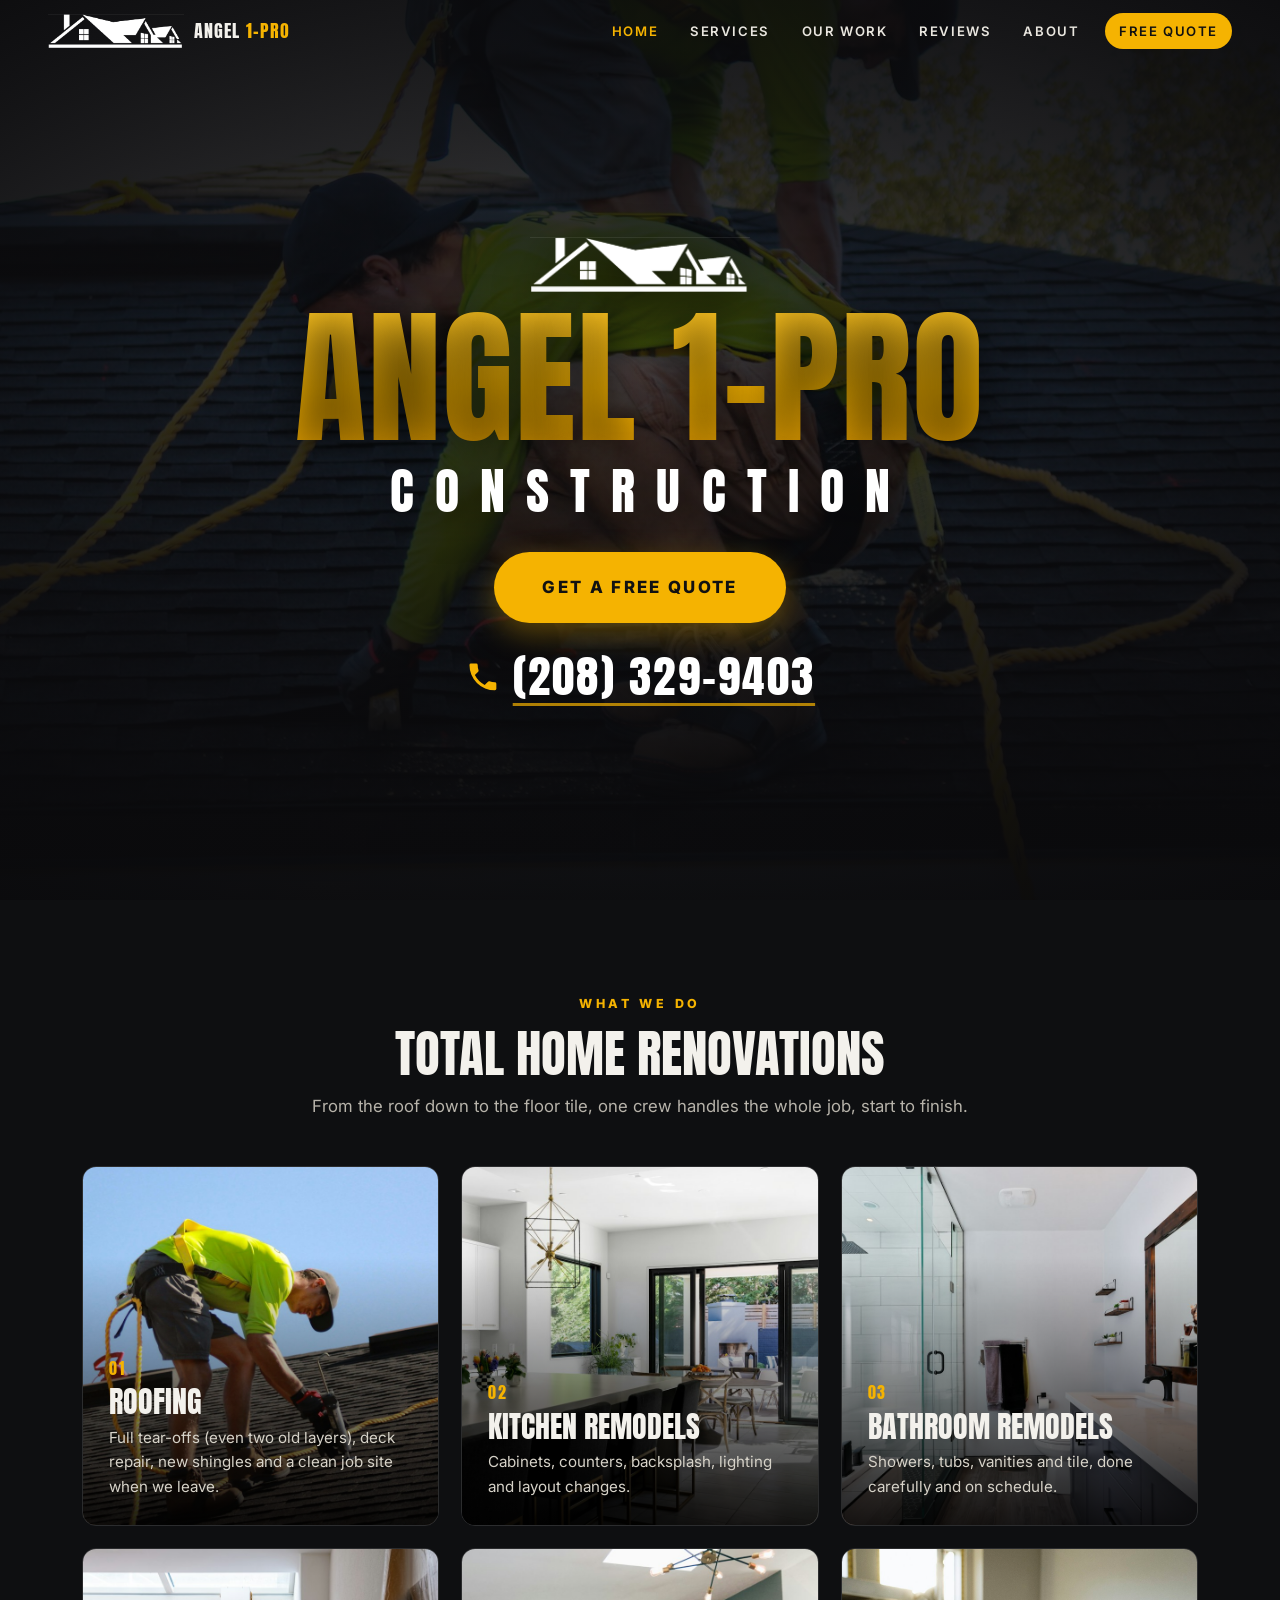
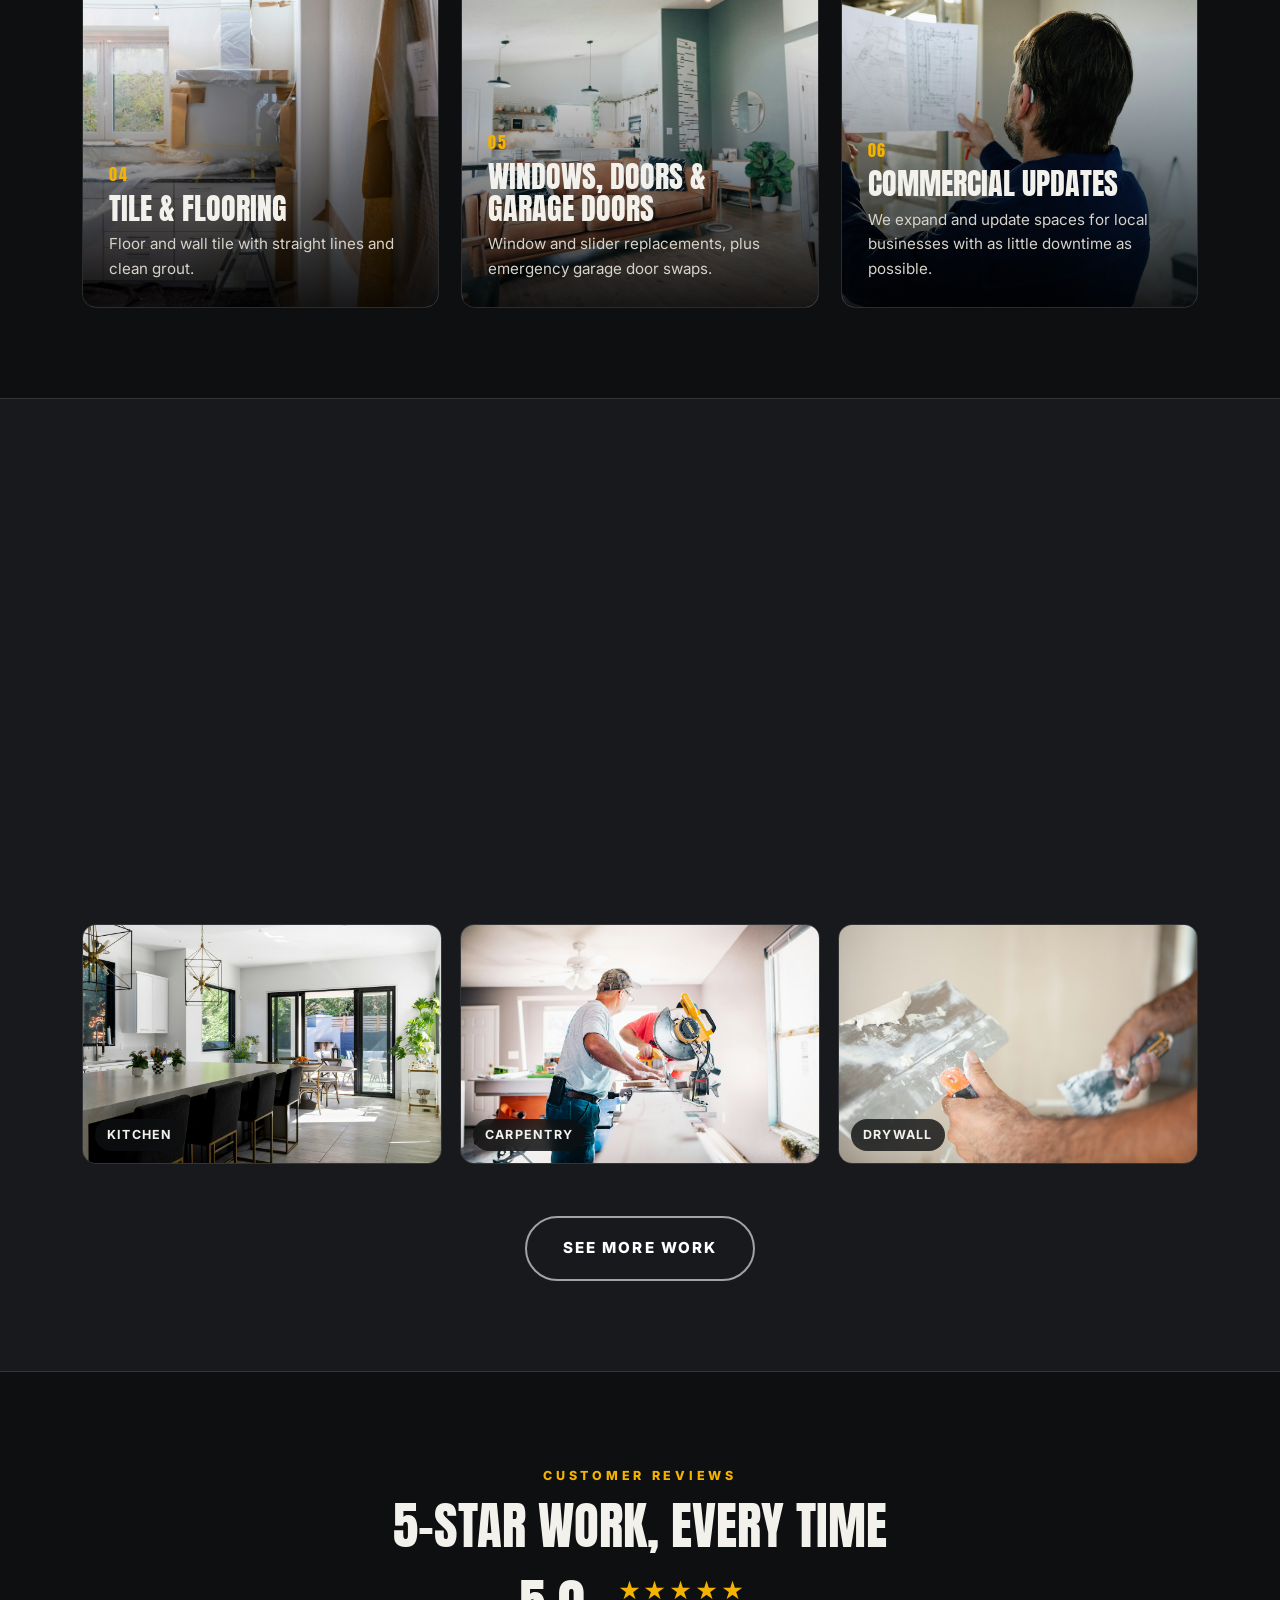
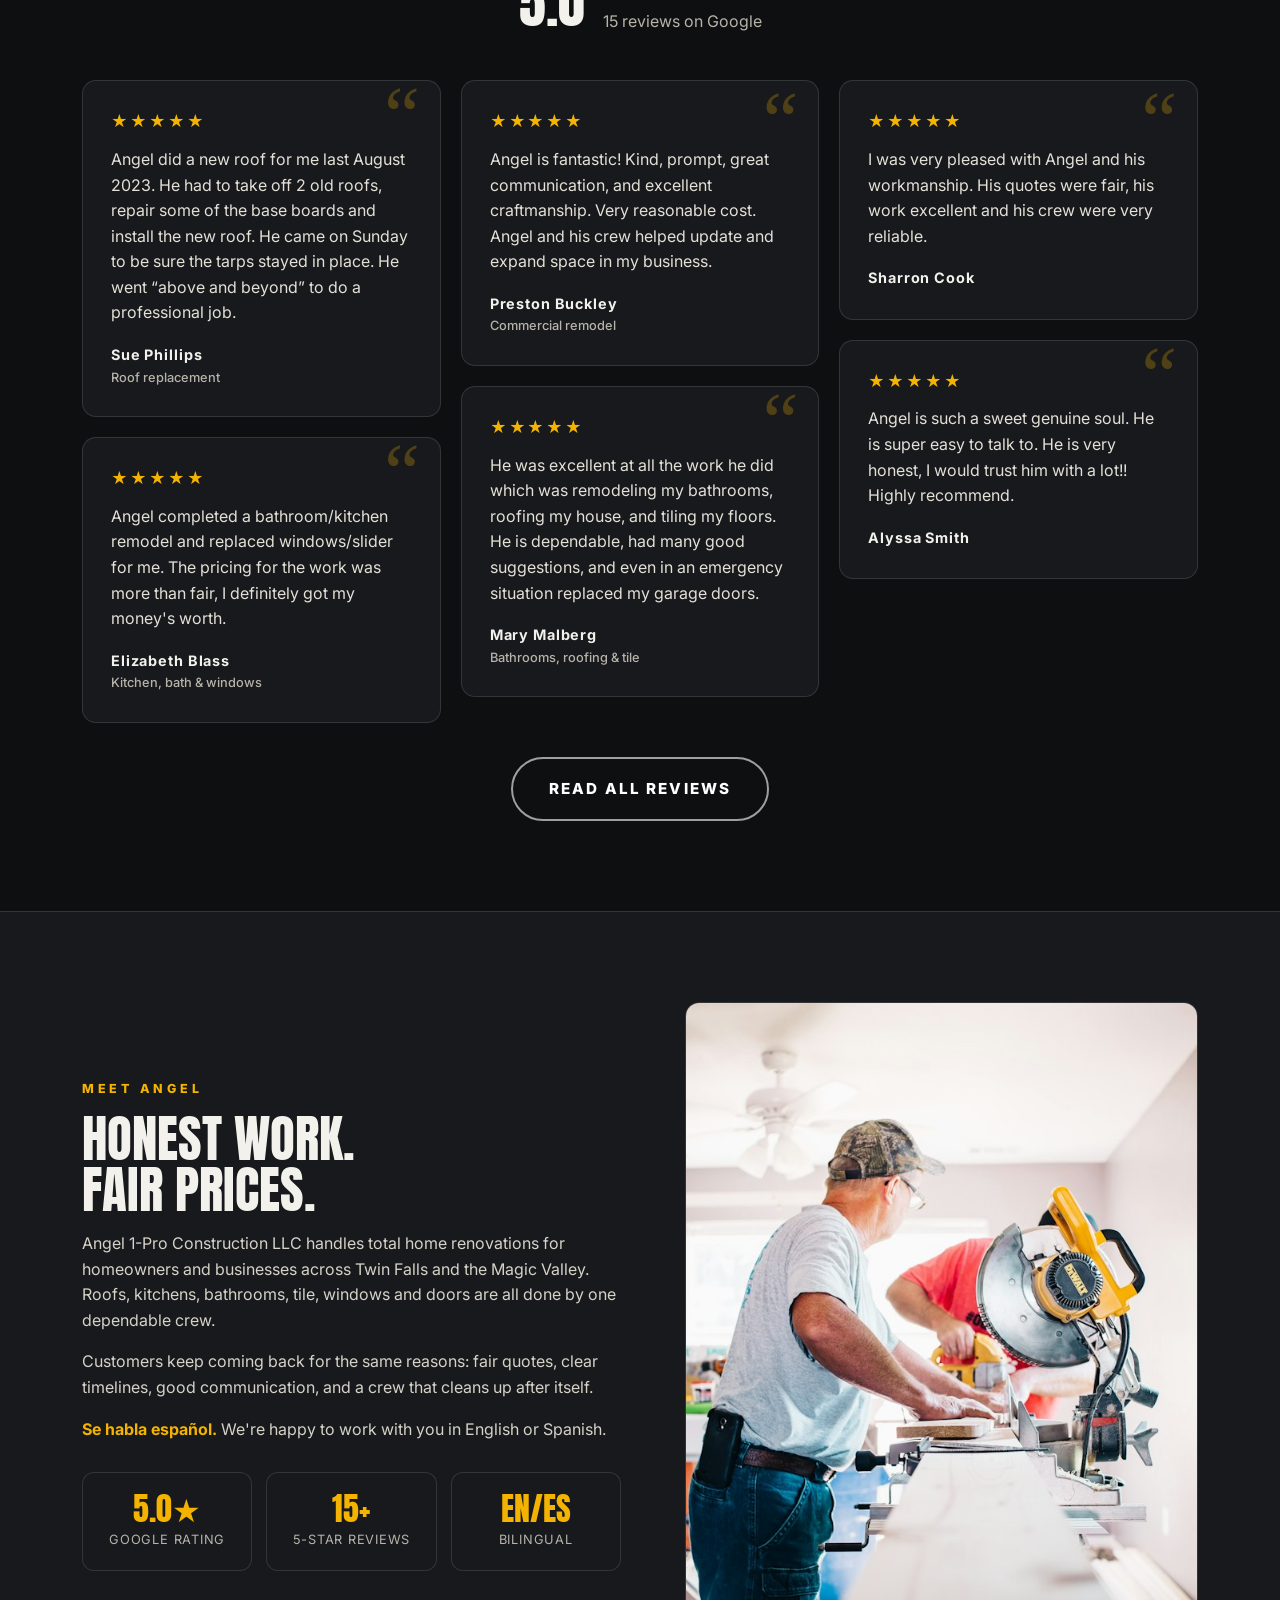
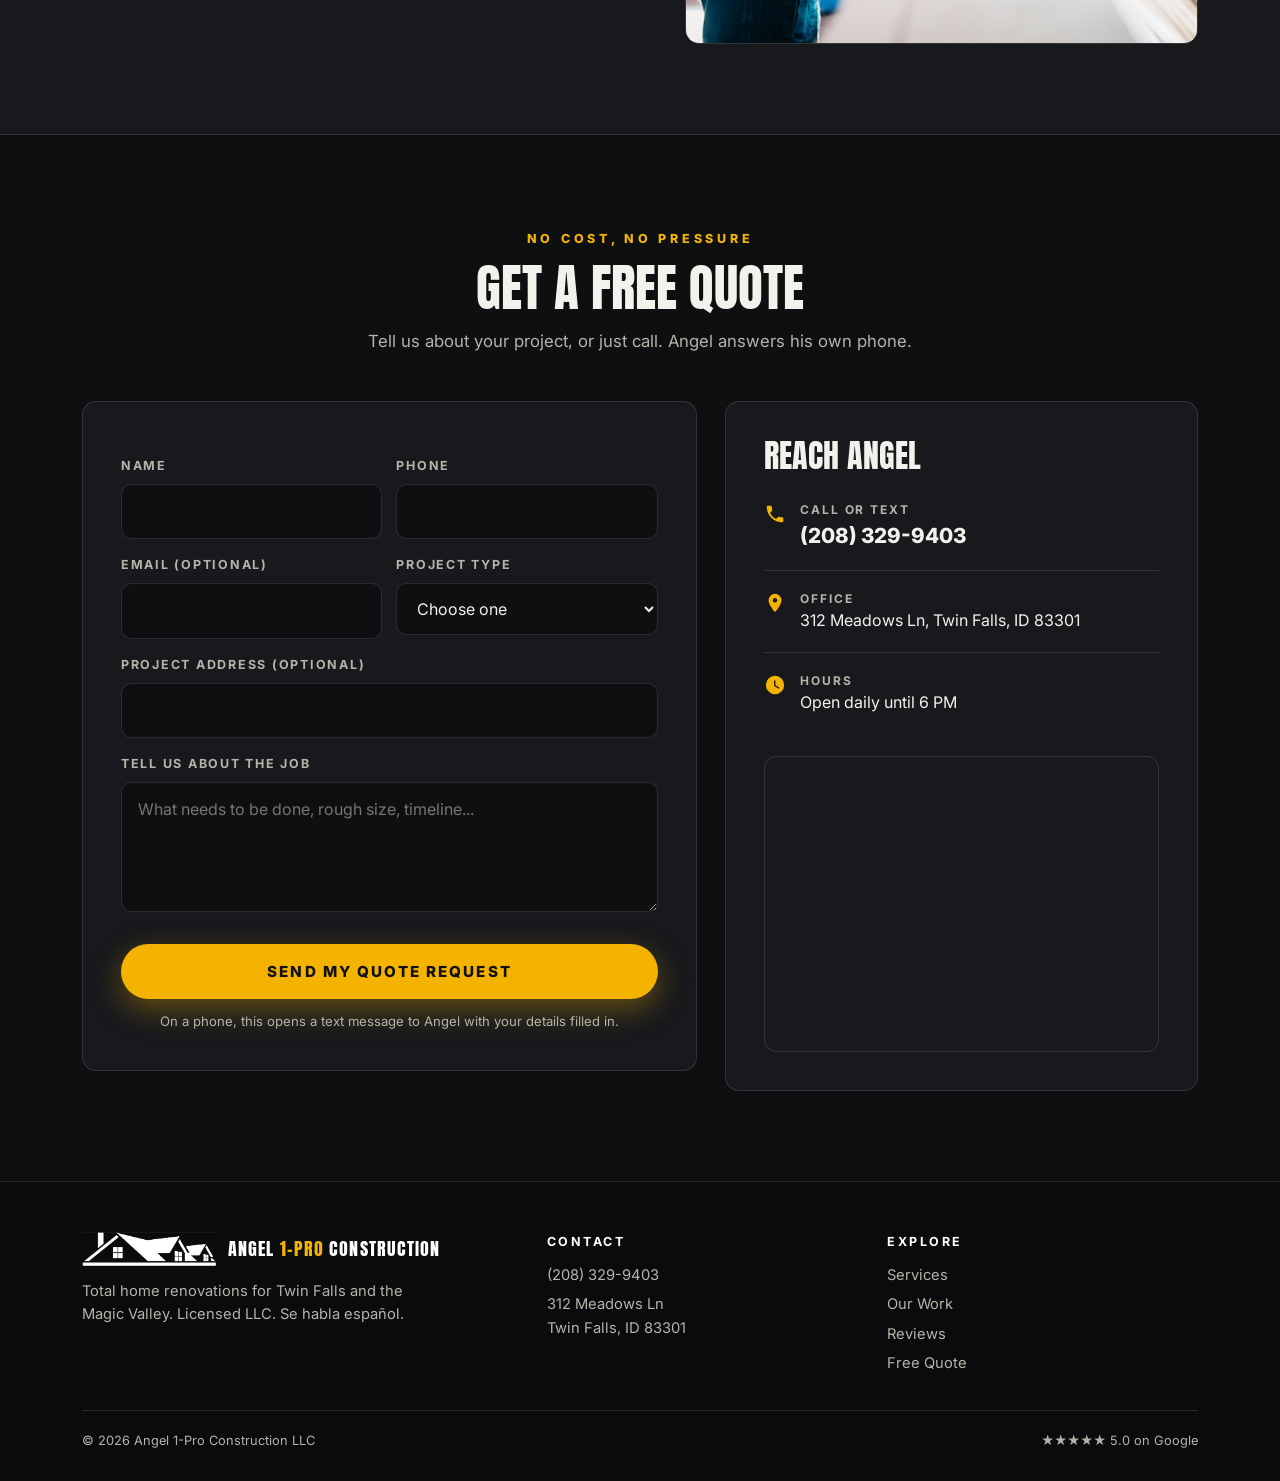
<file: index.html>
<!doctype html>
<html lang="en">
<head>
<meta charset="utf-8">
<meta name="viewport" content="width=device-width,initial-scale=1">
<title>Angel 1-Pro Construction | Twin Falls, Idaho</title>
<meta name="description" content="Angel 1-Pro Construction LLC: total home renovations in Twin Falls, Idaho. Roofing, kitchens, bathrooms, tile, windows and more. Se habla español. Call (208) 329-9403 for a free quote.">
<link rel="icon" href="images/logo-full.png">
<link rel="preconnect" href="https://fonts.googleapis.com"><link rel="preconnect" href="https://fonts.gstatic.com" crossorigin>
<link href="https://fonts.googleapis.com/css2?family=Anton&family=Inter:wght@400;500;600;700;800&display=swap" rel="stylesheet">
<link rel="stylesheet" href="styles.css?v=3">
<script type="application/ld+json">
{"@context":"https://schema.org","@type":"GeneralContractor","name":"Angel 1-Pro Construction LLC","telephone":"+1-208-329-9403","address":{"@type":"PostalAddress","streetAddress":"312 Meadows Ln","addressLocality":"Twin Falls","addressRegion":"ID","postalCode":"83301","addressCountry":"US"},"aggregateRating":{"@type":"AggregateRating","ratingValue":"5.0","reviewCount":"15"},"knowsLanguage":["en","es"]}
</script>
</head>
<body>
<header class="nav">
  <a class="brand" href="index.html"><img src="images/house-white.png" alt=""><span>Angel <b>1-Pro</b></span></a>
  <button class="burger" aria-label="Menu" aria-expanded="false"><span></span></button>
  <ul class="links">
    <li><a href="index.html">Home</a></li>
    <li><a href="services.html">Services</a></li>
    <li><a href="work.html">Our Work</a></li>
    <li><a href="reviews.html">Reviews</a></li>
    <li><a href="about.html">About</a></li>
    <li><a class="cta" href="quote.html">Free Quote</a></li>
  </ul>
</header>

<main>
<section class="hero">
  <div class="hero-bg" role="img" aria-label="Roofing crew at work"></div>
  <div class="hero-inner">
    <img class="hero-mark" src="images/house-white.png" alt="">
    <h1><span class="gold">Angel 1-Pro</span><small>Construction</small></h1>
    <div class="hero-actions">
      <a class="btn btn-gold btn-lg" href="quote.html">Get a Free Quote</a>
      <a class="phone-big" href="tel:+12083299403" title="Call (208) 329-9403">
        <svg viewBox="0 0 24 24" fill="currentColor" aria-hidden="true"><path d="M6.6 10.8a15.1 15.1 0 0 0 6.6 6.6l2.2-2.2a1 1 0 0 1 1-.25 11.4 11.4 0 0 0 3.6.57 1 1 0 0 1 1 1V20a1 1 0 0 1-1 1A17 17 0 0 1 3 4a1 1 0 0 1 1-1h3.5a1 1 0 0 1 1 1c0 1.25.2 2.45.57 3.57a1 1 0 0 1-.25 1z"/></svg>
        <span>(208) 329-9403</span>
      </a>
    </div>
  </div>
</section>

<!-- ===== SERVICES ===== -->
<section class="block" id="services">
  <div class="wrap">
    <div class="sec-head reveal"><span class="eyebrow">What We Do</span><h2 class="h2">Total Home Renovations</h2><p>From the roof down to the floor tile, one crew handles the whole job, start to finish.</p></div>
    <div class="svc-grid">
      <article class="svc reveal"><img src="images/roofing.jpg" alt="Roofer installing shingles" loading="lazy"><div class="svc-body"><span class="svc-num">01</span><h3>Roofing</h3><p>Full tear-offs (even two old layers), deck repair, new shingles and a clean job site when we leave.</p></div></article>
      <article class="svc reveal"><img src="images/kitchen.jpg" alt="Remodeled kitchen with island" loading="lazy"><div class="svc-body"><span class="svc-num">02</span><h3>Kitchen Remodels</h3><p>Cabinets, counters, backsplash, lighting and layout changes.</p></div></article>
      <article class="svc reveal"><img src="images/bathroom.jpg" alt="Modern remodeled bathroom" loading="lazy"><div class="svc-body"><span class="svc-num">03</span><h3>Bathroom Remodels</h3><p>Showers, tubs, vanities and tile, done carefully and on schedule.</p></div></article>
      <article class="svc reveal"><img src="images/remodel.jpg" alt="Kitchen under renovation" loading="lazy"><div class="svc-body"><span class="svc-num">04</span><h3>Tile &amp; Flooring</h3><p>Floor and wall tile with straight lines and clean grout.</p></div></article>
      <article class="svc reveal"><img src="images/interior.jpg" alt="Bright living room with large windows" loading="lazy"><div class="svc-body"><span class="svc-num">05</span><h3>Windows, Doors &amp; Garage Doors</h3><p>Window and slider replacements, plus emergency garage door swaps.</p></div></article>
      <article class="svc reveal"><img src="images/crew.jpg" alt="Contractor reviewing blueprints" loading="lazy"><div class="svc-body"><span class="svc-num">06</span><h3>Commercial Updates</h3><p>We expand and update spaces for local businesses with as little downtime as possible.</p></div></article>
    </div>
  </div>
</section>

<!-- ===== OUR WORK ===== -->
<section class="block alt" id="work">
  <div class="wrap">
    <div class="sec-head reveal"><span class="eyebrow">Gallery</span><h2 class="h2">Our Work</h2><p>Roofs, kitchens, baths and everything in between. Tap any photo to see it larger.</p></div>
    <div class="gallery">
      <figure class="reveal"><img src="images/hero.jpg" alt="Roofing crew replacing shingles" loading="lazy"><figcaption>Roofing</figcaption></figure>
      <figure class="reveal"><img src="images/kitchen.jpg" alt="Finished kitchen remodel" loading="lazy"><figcaption>Kitchen</figcaption></figure>
      <figure class="reveal"><img src="images/bathroom.jpg" alt="Finished bathroom remodel" loading="lazy"><figcaption>Bathroom</figcaption></figure>
      <figure class="reveal"><img src="images/carpentry.jpg" alt="Carpentry with miter saw" loading="lazy"><figcaption>Carpentry</figcaption></figure>
      <figure class="reveal"><img src="images/interior.jpg" alt="Living room with new windows" loading="lazy"><figcaption>Interiors</figcaption></figure>
      <figure class="reveal"><img src="images/plaster.jpg" alt="Wall finishing" loading="lazy"><figcaption>Drywall</figcaption></figure>
    </div>
    <p class="sec-more"><a class="btn btn-ghost" href="work.html">See More Work</a></p>
  </div>
</section>
<div class="lightbox" aria-hidden="true"><img alt=""></div>

<!-- ===== REVIEWS ===== -->
<section class="block" id="reviews">
  <div class="wrap">
    <div class="sec-head reveal"><span class="eyebrow">Customer Reviews</span><h2 class="h2">5-Star Work, Every Time</h2>
      <div class="rating-hero"><span class="score">5.0</span><div><div class="stars">&#9733;&#9733;&#9733;&#9733;&#9733;</div><span style="color:var(--muted)">15 reviews on Google</span></div></div></div>
    <div class="reviews">
      <blockquote class="review reveal"><div class="stars">&#9733;&#9733;&#9733;&#9733;&#9733;</div><p>Angel did a new roof for me last August 2023. He had to take off 2 old roofs, repair some of the base boards and install the new roof. He came on Sunday to be sure the tarps stayed in place. He went &ldquo;above and beyond&rdquo; to do a professional job.</p><cite>Sue Phillips<span>Roof replacement</span></cite></blockquote>
      <blockquote class="review reveal"><div class="stars">&#9733;&#9733;&#9733;&#9733;&#9733;</div><p>Angel completed a bathroom/kitchen remodel and replaced windows/slider for me. The pricing for the work was more than fair, I definitely got my money's worth.</p><cite>Elizabeth Blass<span>Kitchen, bath &amp; windows</span></cite></blockquote>
      <blockquote class="review reveal"><div class="stars">&#9733;&#9733;&#9733;&#9733;&#9733;</div><p>Angel is fantastic! Kind, prompt, great communication, and excellent craftmanship. Very reasonable cost. Angel and his crew helped update and expand space in my business.</p><cite>Preston Buckley<span>Commercial remodel</span></cite></blockquote>
      <blockquote class="review reveal"><div class="stars">&#9733;&#9733;&#9733;&#9733;&#9733;</div><p>He was excellent at all the work he did which was remodeling my bathrooms, roofing my house, and tiling my floors. He is dependable, had many good suggestions, and even in an emergency situation replaced my garage doors.</p><cite>Mary Malberg<span>Bathrooms, roofing &amp; tile</span></cite></blockquote>
      <blockquote class="review reveal"><div class="stars">&#9733;&#9733;&#9733;&#9733;&#9733;</div><p>I was very pleased with Angel and his workmanship. His quotes were fair, his work excellent and his crew were very reliable.</p><cite>Sharron Cook</cite></blockquote>
      <blockquote class="review reveal"><div class="stars">&#9733;&#9733;&#9733;&#9733;&#9733;</div><p>Angel is such a sweet genuine soul. He is super easy to talk to. He is very honest, I would trust him with a lot!! Highly recommend.</p><cite>Alyssa Smith</cite></blockquote>
    </div>
    <p class="sec-more"><a class="btn btn-ghost" href="reviews.html">Read All Reviews</a></p>
  </div>
</section>

<!-- ===== ABOUT ===== -->
<section class="block alt" id="about">
  <div class="wrap split">
    <div class="reveal">
      <span class="eyebrow">Meet Angel</span>
      <h2 class="h2">Honest work.<br>Fair prices.</h2>
      <p>Angel 1-Pro Construction LLC handles total home renovations for homeowners and businesses across Twin Falls and the Magic Valley. Roofs, kitchens, bathrooms, tile, windows and doors are all done by one dependable crew.</p>
      <p>Customers keep coming back for the same reasons: fair quotes, clear timelines, good communication, and a crew that cleans up after itself.</p>
      <p><strong style="color:var(--gold)">Se habla español.</strong> We're happy to work with you in English or Spanish.</p>
      <div class="facts">
        <div class="fact"><b>5.0&#9733;</b><span>Google rating</span></div>
        <div class="fact"><b>15+</b><span>5-star reviews</span></div>
        <div class="fact"><b>EN/ES</b><span>Bilingual</span></div>
      </div>
    </div>
    <div class="reveal">
      <img src="images/carpentry.jpg" alt="Carpenter at work with a miter saw" loading="lazy">
    </div>
  </div>
</section>

<!-- ===== FREE QUOTE ===== -->
<section class="block" id="quote">
  <div class="wrap">
    <div class="sec-head reveal"><span class="eyebrow">No Cost, No Pressure</span><h2 class="h2">Get a Free Quote</h2><p>Tell us about your project, or just call. Angel answers his own phone.</p></div>
    <div class="quote-grid">
      <div class="card reveal">
        <form id="quote-form">
          <div class="row">
            <div><label for="name">Name</label><input id="name" name="name" required autocomplete="name"></div>
            <div><label for="phone">Phone</label><input id="phone" name="phone" type="tel" required autocomplete="tel"></div>
          </div>
          <div class="row">
            <div><label for="email">Email (optional)</label><input id="email" name="email" type="email" autocomplete="email"></div>
            <div><label for="service">Project Type</label>
              <select id="service" name="service" required>
                <option value="" disabled selected>Choose one</option>
                <option>Roofing</option><option>Kitchen Remodel</option><option>Bathroom Remodel</option><option>Tile / Flooring</option><option>Windows / Doors</option><option>Garage Door</option><option>Commercial</option><option>Other</option>
              </select></div>
          </div>
          <label for="address">Project Address (optional)</label><input id="address" name="address" autocomplete="street-address">
          <label for="details">Tell us about the job</label><textarea id="details" name="details" required placeholder="What needs to be done, rough size, timeline..."></textarea>
          <button class="btn btn-gold" type="submit">Send My Quote Request</button>
          <p class="form-note">On a phone, this opens a text message to Angel with your details filled in.</p>
        </form>
        <div id="quote-out" hidden style="margin-top:22px;border:1px dashed var(--gold);border-radius:12px;padding:18px">
          <p style="font-weight:700">Almost done! Text or call these details to <a href="tel:+12083299403" style="color:var(--gold)">(208) 329-9403</a>:</p>
          <pre style="white-space:pre-wrap;font-family:inherit;color:var(--muted);margin-top:10px"></pre>
        </div>
      </div>
      <aside class="card reveal">
        <h3 class="h2" style="font-size:2rem">Reach Angel</h3>
        <ul class="info-list" style="margin-top:10px">
          <li><svg viewBox="0 0 24 24" fill="currentColor"><path d="M6.6 10.8a15.1 15.1 0 0 0 6.6 6.6l2.2-2.2a1 1 0 0 1 1-.25 11.4 11.4 0 0 0 3.6.57 1 1 0 0 1 1 1V20a1 1 0 0 1-1 1A17 17 0 0 1 3 4a1 1 0 0 1 1-1h3.5a1 1 0 0 1 1 1c0 1.25.2 2.45.57 3.57a1 1 0 0 1-.25 1z"/></svg><div><b>Call or Text</b><a href="tel:+12083299403" style="font-size:1.3rem;font-weight:800">(208) 329-9403</a></div></li>
          <li><svg viewBox="0 0 24 24" fill="currentColor"><path d="M12 2a7 7 0 0 0-7 7c0 5.25 7 13 7 13s7-7.75 7-13a7 7 0 0 0-7-7zm0 9.5A2.5 2.5 0 1 1 12 6.5a2.5 2.5 0 0 1 0 5z"/></svg><div><b>Office</b>312 Meadows Ln, Twin Falls, ID 83301</div></li>
          <li><svg viewBox="0 0 24 24" fill="currentColor"><path d="M12 2a10 10 0 1 0 0 20 10 10 0 0 0 0-20zm.5 5v5.25l4.5 2.67-.75 1.23L11 13V7z"/></svg><div><b>Hours</b>Open daily until 6 PM</div></li>
        </ul>
        <div class="map"><iframe title="Map to Angel 1-Pro Construction" loading="lazy" src="https://www.google.com/maps?q=Angel+1-Pro+Construction+Llc,+312+Meadows+Ln,+Twin+Falls,+ID+83301&output=embed"></iframe></div>
      </aside>
    </div>
  </div>
</section>
</main>

<footer>
  <div class="wrap">
    <div class="foot">
      <div>
        <a class="brand" href="index.html"><img src="images/house-white.png" alt=""><span style="color:#fff">Angel <b>1-Pro</b> Construction</span></a>
        <p style="margin-top:14px;max-width:340px">Total home renovations for Twin Falls and the Magic Valley. Licensed LLC. Se habla español.</p>
      </div>
      <div>
        <h4>Contact</h4>
        <ul>
          <li><a href="tel:+12083299403">(208) 329-9403</a></li>
          <li>312 Meadows Ln<br>Twin Falls, ID 83301</li>
        </ul>
      </div>
      <div>
        <h4>Explore</h4>
        <ul>
          <li><a href="services.html">Services</a></li>
          <li><a href="work.html">Our Work</a></li>
          <li><a href="reviews.html">Reviews</a></li>
          <li><a href="quote.html">Free Quote</a></li>
        </ul>
      </div>
    </div>
    <div class="copy"><span>&copy; <span id="yr"></span> Angel 1-Pro Construction LLC</span><span>&#9733;&#9733;&#9733;&#9733;&#9733; 5.0 on Google</span></div>
  </div>
</footer>
<script>document.getElementById('yr').textContent=new Date().getFullYear()</script>
<script src="site.js?v=3"></script>
</body>
</html>
</file>
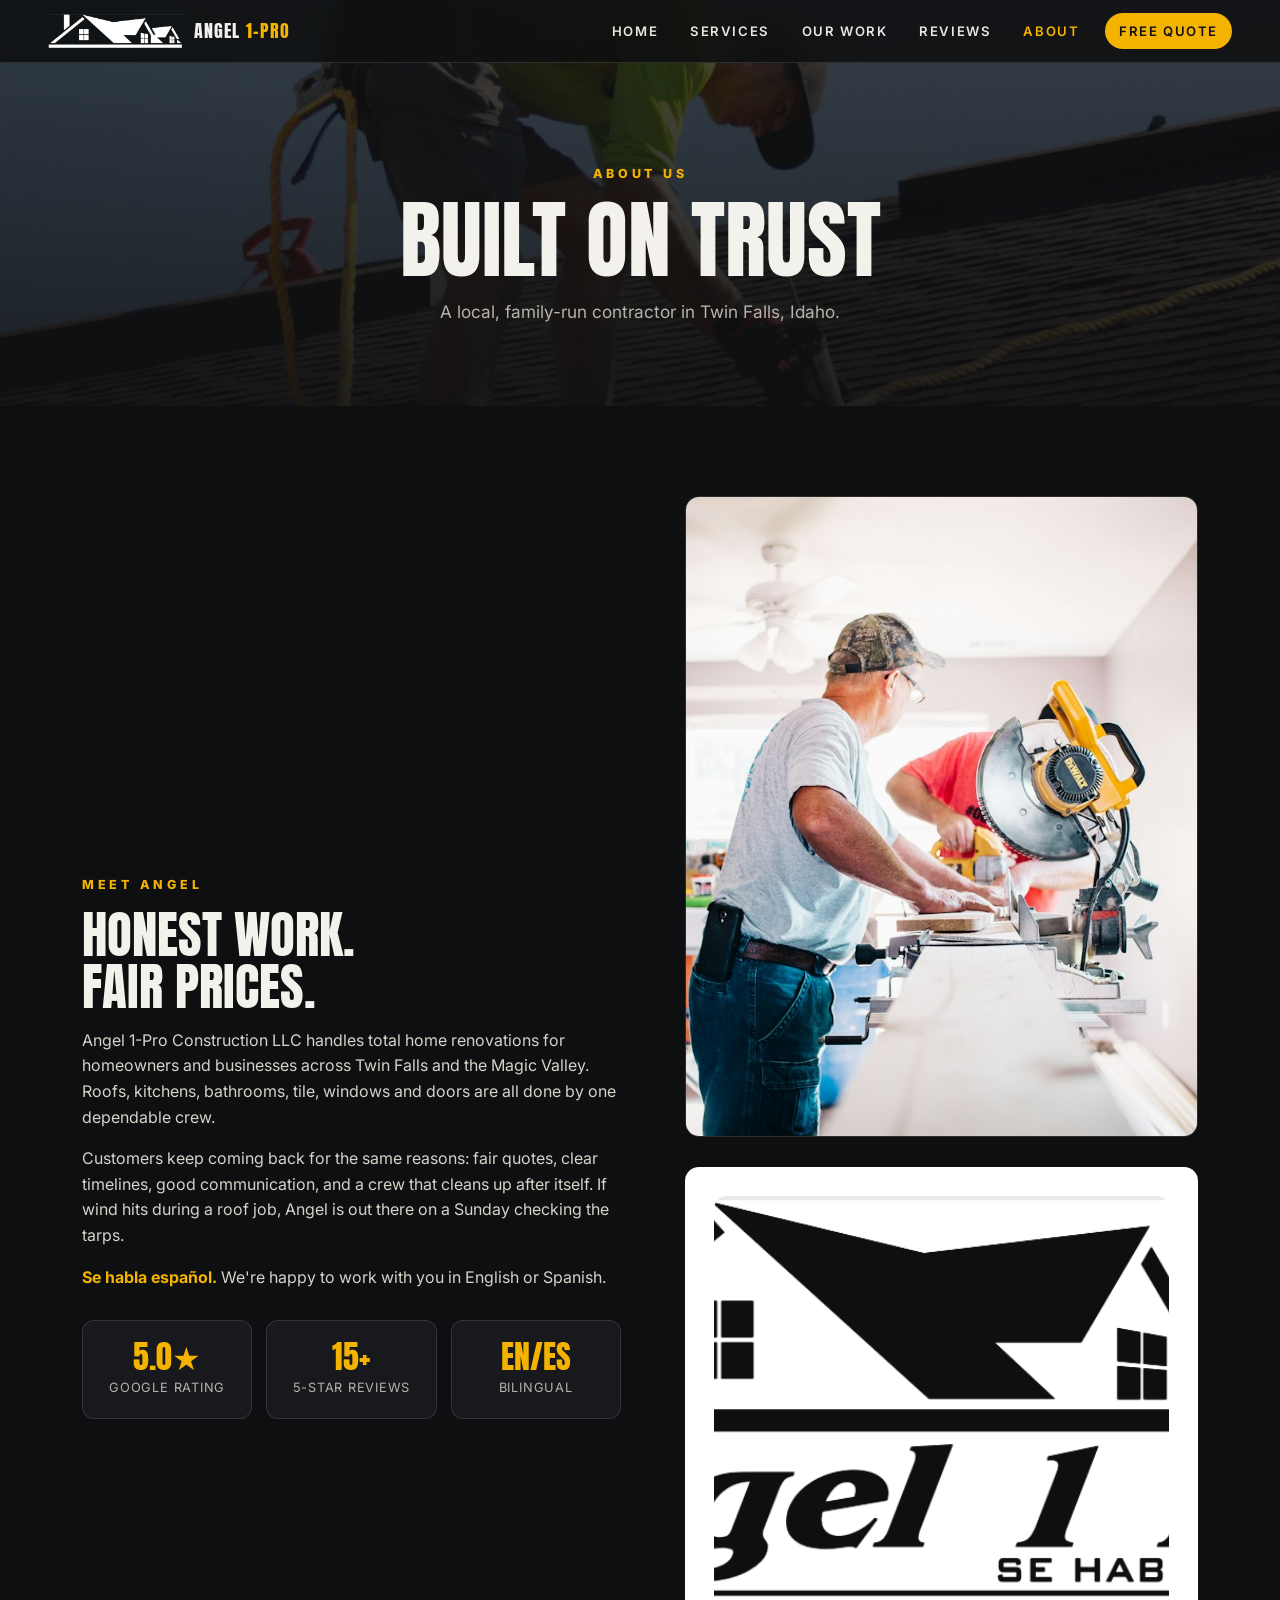
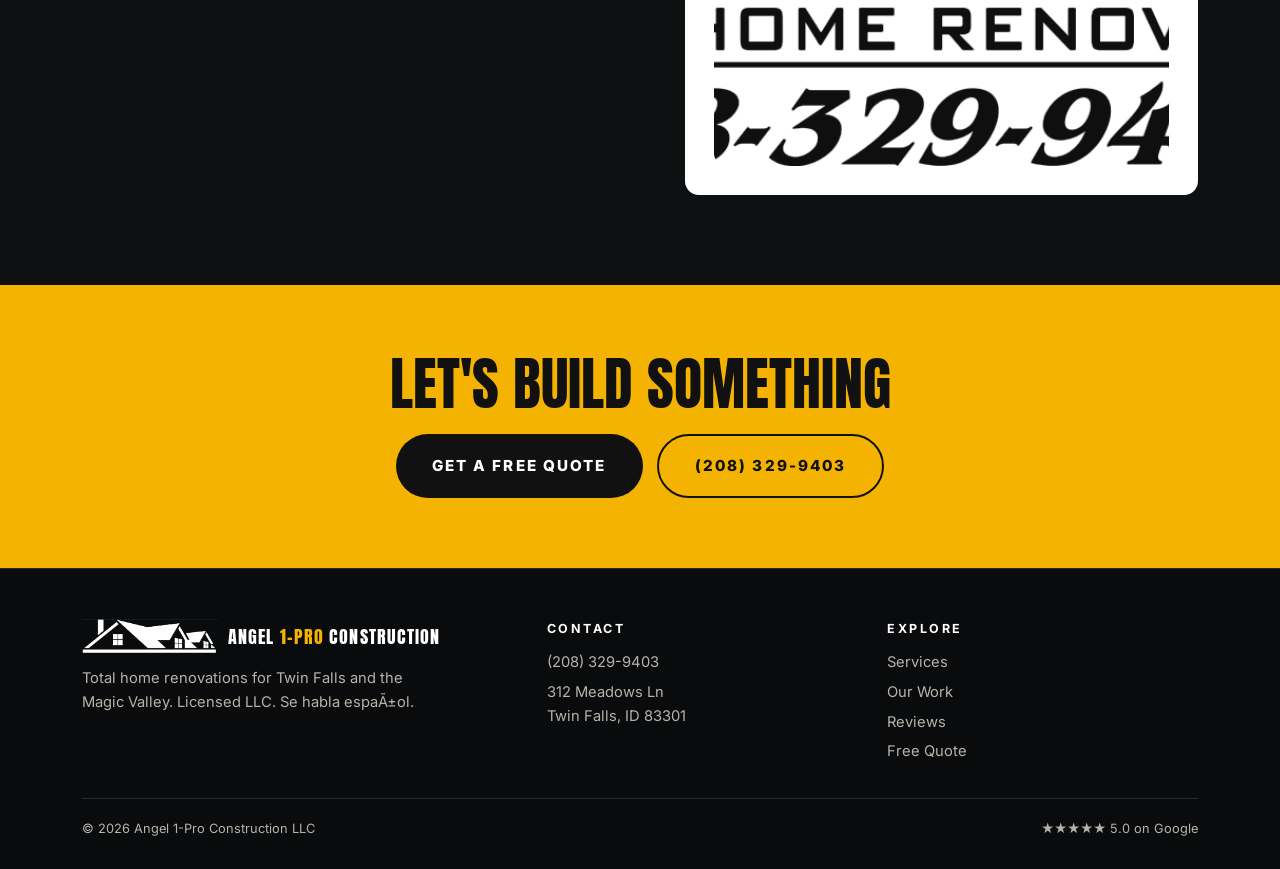
<file: about.html>
<!doctype html>
<html lang="en">
<head>
<meta charset="utf-8">
<meta name="viewport" content="width=device-width,initial-scale=1">
<title>About | Angel 1-Pro Construction</title>
<meta name="description" content="Angel 1-Pro Construction LLC is a family-run renovation contractor in Twin Falls, Idaho. Se habla español.">
<link rel="icon" href="images/logo-full.png">
<link rel="preconnect" href="https://fonts.googleapis.com"><link rel="preconnect" href="https://fonts.gstatic.com" crossorigin>
<link href="https://fonts.googleapis.com/css2?family=Anton&family=Inter:wght@400;500;600;700;800&display=swap" rel="stylesheet">
<link rel="stylesheet" href="styles.css?v=3">
</head>
<body>
<header class="nav solid">
  <a class="brand" href="index.html"><img src="images/house-white.png" alt=""><span>Angel <b>1-Pro</b></span></a>
  <button class="burger" aria-label="Menu" aria-expanded="false"><span></span></button>
  <ul class="links">
    <li><a href="index.html">Home</a></li>
    <li><a href="services.html">Services</a></li>
    <li><a href="work.html">Our Work</a></li>
    <li><a href="reviews.html">Reviews</a></li>
    <li><a href="about.html">About</a></li>
    <li><a class="cta" href="quote.html">Free Quote</a></li>
  </ul>
</header><section class="page-head" style="--bg:url('images/roofing.jpg')">
  <span class="eyebrow">About Us</span>
  <h1>Built on Trust</h1>
  <p>A local, family-run contractor in Twin Falls, Idaho.</p>
</section>

<section class="block">
  <div class="wrap split">
    <div class="reveal">
      <span class="eyebrow">Meet Angel</span>
      <h2 class="h2">Honest work.<br>Fair prices.</h2>
      <p>Angel 1-Pro Construction LLC handles total home renovations for homeowners and businesses across Twin Falls and the Magic Valley. Roofs, kitchens, bathrooms, tile, windows and doors are all done by one dependable crew.</p>
      <p>Customers keep coming back for the same reasons: fair quotes, clear timelines, good communication, and a crew that cleans up after itself. If wind hits during a roof job, Angel is out there on a Sunday checking the tarps.</p>
      <p><strong style="color:var(--gold)">Se habla español.</strong> We're happy to work with you in English or Spanish.</p>
      <div class="facts">
        <div class="fact"><b>5.0&#9733;</b><span>Google rating</span></div>
        <div class="fact"><b>15+</b><span>5-star reviews</span></div>
        <div class="fact"><b>EN/ES</b><span>Bilingual</span></div>
      </div>
    </div>
    <div class="reveal">
      <img src="images/carpentry.jpg" alt="Carpenter at work with a miter saw" loading="lazy">
      <div class="logo-card"><img src="images/logo-full.png" alt="Angel 1 Pro Total Home Renovations logo, 208-329-9403"></div>
    </div>
  </div>
</section>

<section class="band">
  <h2>Let's build something</h2>
  <div class="band-actions" style="margin-top:22px"><a class="btn" href="quote.html">Get a Free Quote</a><a class="btn btn-ghost" href="tel:+12083299403">(208) 329-9403</a></div>
</section>
<footer>
  <div class="wrap">
    <div class="foot">
      <div>
        <a class="brand" href="index.html"><img src="images/house-white.png" alt=""><span style="color:#fff">Angel <b>1-Pro</b> Construction</span></a>
        <p style="margin-top:14px;max-width:340px">Total home renovations for Twin Falls and the Magic Valley. Licensed LLC. Se habla espaÃ±ol.</p>
      </div>
      <div>
        <h4>Contact</h4>
        <ul>
          <li><a href="tel:+12083299403">(208) 329-9403</a></li>
          <li>312 Meadows Ln<br>Twin Falls, ID 83301</li>
        </ul>
      </div>
      <div>
        <h4>Explore</h4>
        <ul>
          <li><a href="services.html">Services</a></li>
          <li><a href="work.html">Our Work</a></li>
          <li><a href="reviews.html">Reviews</a></li>
          <li><a href="quote.html">Free Quote</a></li>
        </ul>
      </div>
    </div>
    <div class="copy"><span>&copy; <span id="yr"></span> Angel 1-Pro Construction LLC</span><span>&#9733;&#9733;&#9733;&#9733;&#9733; 5.0 on Google</span></div>
  </div>
</footer>
<script>document.getElementById('yr').textContent=new Date().getFullYear()</script>
<script src="site.js?v=3"></script>
</body>
</html>
</file>
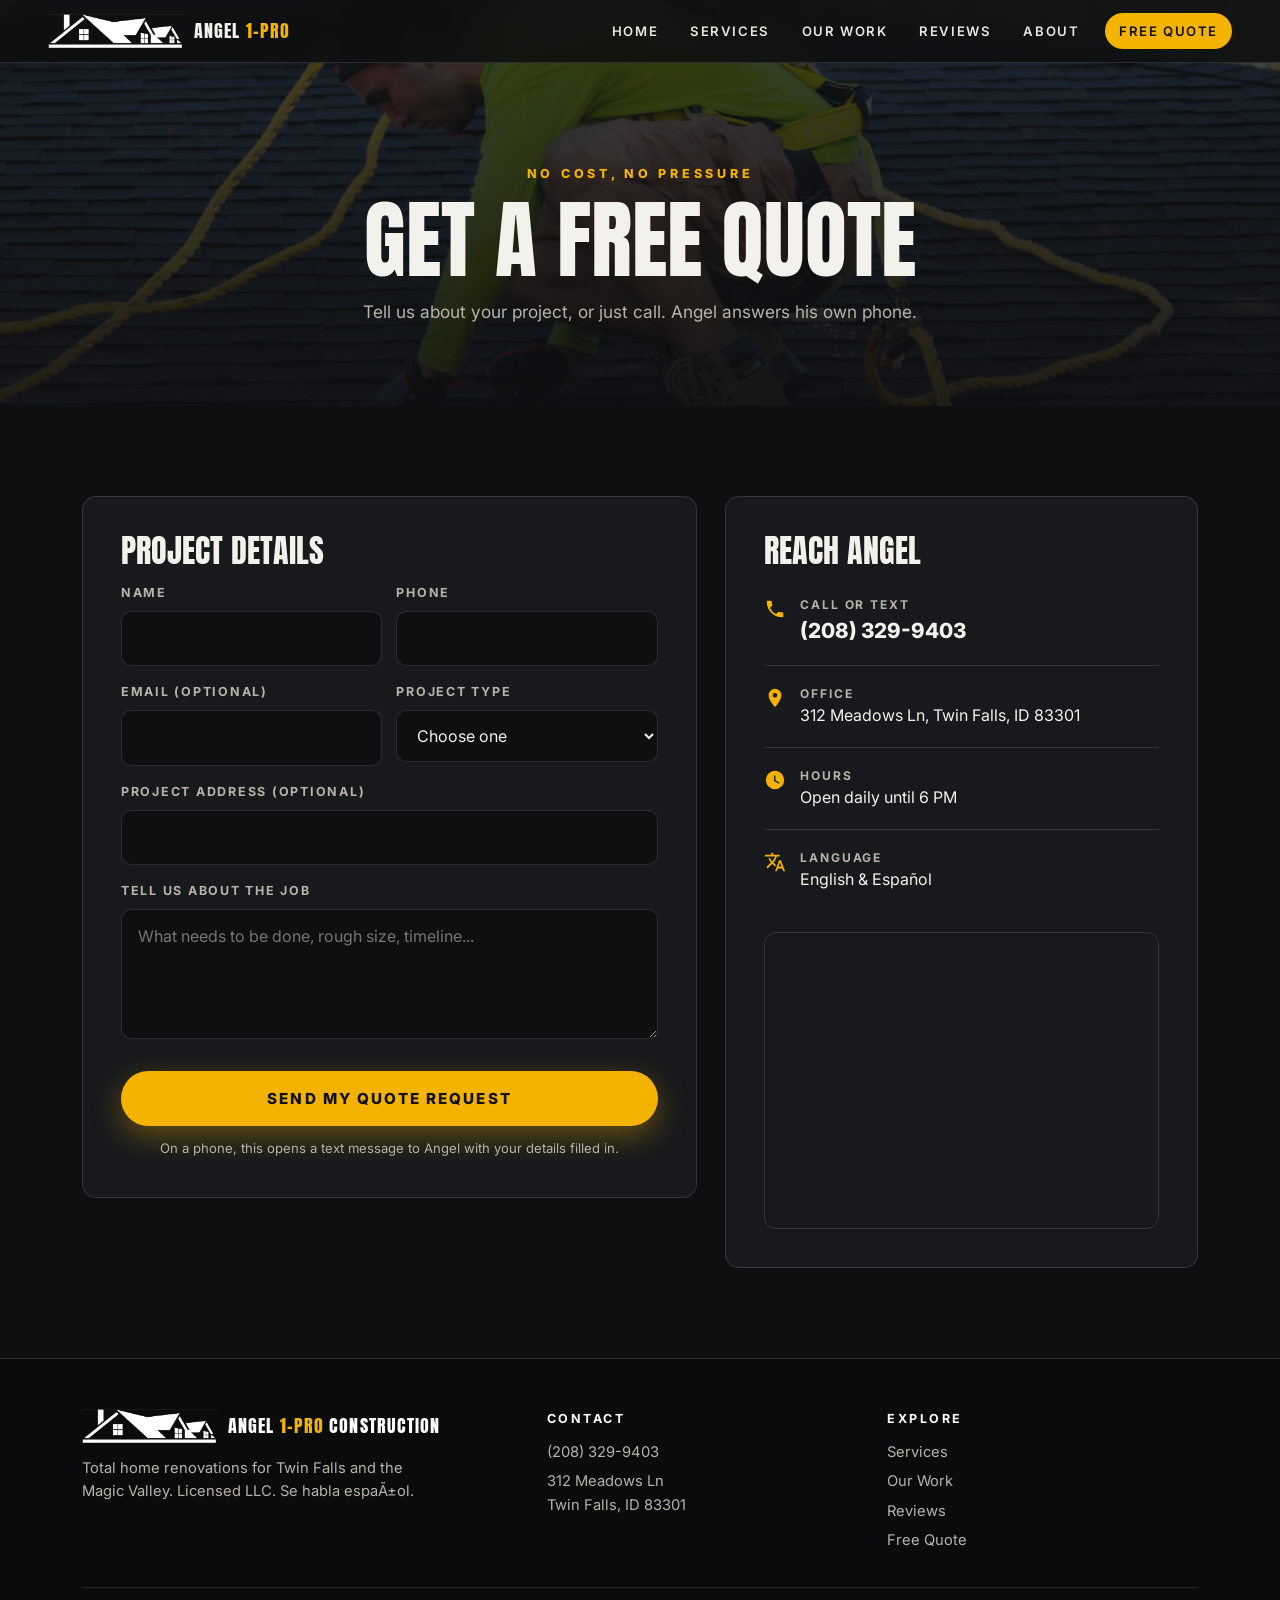
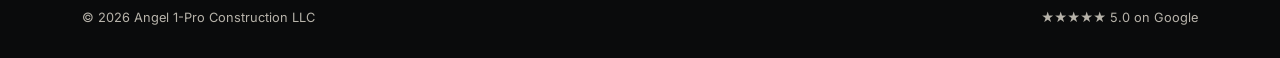
<file: quote.html>
<!doctype html>
<html lang="en">
<head>
<meta charset="utf-8">
<meta name="viewport" content="width=device-width,initial-scale=1">
<title>Free Quote | Angel 1-Pro Construction</title>
<meta name="description" content="Request a free renovation quote from Angel 1-Pro Construction in Twin Falls, Idaho. Call or text (208) 329-9403.">
<link rel="icon" href="images/logo-full.png">
<link rel="preconnect" href="https://fonts.googleapis.com"><link rel="preconnect" href="https://fonts.gstatic.com" crossorigin>
<link href="https://fonts.googleapis.com/css2?family=Anton&family=Inter:wght@400;500;600;700;800&display=swap" rel="stylesheet">
<link rel="stylesheet" href="styles.css?v=3">
</head>
<body>
<header class="nav solid">
  <a class="brand" href="index.html"><img src="images/house-white.png" alt=""><span>Angel <b>1-Pro</b></span></a>
  <button class="burger" aria-label="Menu" aria-expanded="false"><span></span></button>
  <ul class="links">
    <li><a href="index.html">Home</a></li>
    <li><a href="services.html">Services</a></li>
    <li><a href="work.html">Our Work</a></li>
    <li><a href="reviews.html">Reviews</a></li>
    <li><a href="about.html">About</a></li>
    <li><a class="cta" href="quote.html">Free Quote</a></li>
  </ul>
</header><section class="page-head" style="--bg:url('images/hero.jpg')">
  <span class="eyebrow">No Cost, No Pressure</span>
  <h1>Get a Free Quote</h1>
  <p>Tell us about your project, or just call. Angel answers his own phone.</p>
</section>

<section class="block">
  <div class="wrap quote-grid">
    <div class="card reveal">
      <h2 class="h2" style="font-size:2rem">Project Details</h2>
      <form id="quote-form">
        <div class="row">
          <div><label for="name">Name</label><input id="name" name="name" required autocomplete="name"></div>
          <div><label for="phone">Phone</label><input id="phone" name="phone" type="tel" required autocomplete="tel"></div>
        </div>
        <div class="row">
          <div><label for="email">Email (optional)</label><input id="email" name="email" type="email" autocomplete="email"></div>
          <div><label for="service">Project Type</label>
            <select id="service" name="service" required>
              <option value="" disabled selected>Choose one</option>
              <option>Roofing</option><option>Kitchen Remodel</option><option>Bathroom Remodel</option><option>Tile / Flooring</option><option>Windows / Doors</option><option>Garage Door</option><option>Commercial</option><option>Other</option>
            </select></div>
        </div>
        <label for="address">Project Address (optional)</label><input id="address" name="address" autocomplete="street-address">
        <label for="details">Tell us about the job</label><textarea id="details" name="details" required placeholder="What needs to be done, rough size, timeline..."></textarea>
        <button class="btn btn-gold" type="submit">Send My Quote Request</button>
        <p class="form-note">On a phone, this opens a text message to Angel with your details filled in.</p>
      </form>
      <div id="quote-out" hidden style="margin-top:22px;border:1px dashed var(--gold);border-radius:12px;padding:18px">
        <p style="font-weight:700">Almost done! Text or call these details to <a href="tel:+12083299403" style="color:var(--gold)">(208) 329-9403</a>:</p>
        <pre style="white-space:pre-wrap;font-family:inherit;color:var(--muted);margin-top:10px"></pre>
      </div>
    </div>

    <aside class="card reveal">
      <h2 class="h2" style="font-size:2rem">Reach Angel</h2>
      <ul class="info-list" style="margin-top:10px">
        <li><svg viewBox="0 0 24 24" fill="currentColor"><path d="M6.6 10.8a15.1 15.1 0 0 0 6.6 6.6l2.2-2.2a1 1 0 0 1 1-.25 11.4 11.4 0 0 0 3.6.57 1 1 0 0 1 1 1V20a1 1 0 0 1-1 1A17 17 0 0 1 3 4a1 1 0 0 1 1-1h3.5a1 1 0 0 1 1 1c0 1.25.2 2.45.57 3.57a1 1 0 0 1-.25 1z"/></svg><div><b>Call or Text</b><a href="tel:+12083299403" style="font-size:1.3rem;font-weight:800">(208) 329-9403</a></div></li>
        <li><svg viewBox="0 0 24 24" fill="currentColor"><path d="M12 2a7 7 0 0 0-7 7c0 5.25 7 13 7 13s7-7.75 7-13a7 7 0 0 0-7-7zm0 9.5A2.5 2.5 0 1 1 12 6.5a2.5 2.5 0 0 1 0 5z"/></svg><div><b>Office</b>312 Meadows Ln, Twin Falls, ID 83301</div></li>
        <li><svg viewBox="0 0 24 24" fill="currentColor"><path d="M12 2a10 10 0 1 0 0 20 10 10 0 0 0 0-20zm.5 5v5.25l4.5 2.67-.75 1.23L11 13V7z"/></svg><div><b>Hours</b>Open daily until 6 PM</div></li>
        <li><svg viewBox="0 0 24 24" fill="currentColor"><path d="M12.87 15.07l-2.54-2.51.03-.03A17.5 17.5 0 0 0 14.07 6H17V4h-7V2H8v2H1v2h11.17C11.5 7.92 10.44 9.75 9 11.35 8.07 10.32 7.3 9.19 6.69 8h-2c.73 1.63 1.73 3.17 2.98 4.56l-5.09 5.02L4 19l5-5 3.11 3.11.76-2.04zM18.5 10h-2L12 22h2l1.12-3h4.75L21 22h2l-4.5-12zm-2.62 7l1.62-4.33L19.12 17h-3.24z"/></svg><div><b>Language</b>English &amp; Español</div></li>
      </ul>
      <div class="map"><iframe title="Map to Angel 1-Pro Construction" loading="lazy" src="https://www.google.com/maps?q=Angel+1-Pro+Construction+Llc,+312+Meadows+Ln,+Twin+Falls,+ID+83301&output=embed"></iframe></div>
    </aside>
  </div>
</section>
<footer>
  <div class="wrap">
    <div class="foot">
      <div>
        <a class="brand" href="index.html"><img src="images/house-white.png" alt=""><span style="color:#fff">Angel <b>1-Pro</b> Construction</span></a>
        <p style="margin-top:14px;max-width:340px">Total home renovations for Twin Falls and the Magic Valley. Licensed LLC. Se habla espaÃ±ol.</p>
      </div>
      <div>
        <h4>Contact</h4>
        <ul>
          <li><a href="tel:+12083299403">(208) 329-9403</a></li>
          <li>312 Meadows Ln<br>Twin Falls, ID 83301</li>
        </ul>
      </div>
      <div>
        <h4>Explore</h4>
        <ul>
          <li><a href="services.html">Services</a></li>
          <li><a href="work.html">Our Work</a></li>
          <li><a href="reviews.html">Reviews</a></li>
          <li><a href="quote.html">Free Quote</a></li>
        </ul>
      </div>
    </div>
    <div class="copy"><span>&copy; <span id="yr"></span> Angel 1-Pro Construction LLC</span><span>&#9733;&#9733;&#9733;&#9733;&#9733; 5.0 on Google</span></div>
  </div>
</footer>
<script>document.getElementById('yr').textContent=new Date().getFullYear()</script>
<script src="site.js?v=3"></script>
</body>
</html>
</file>
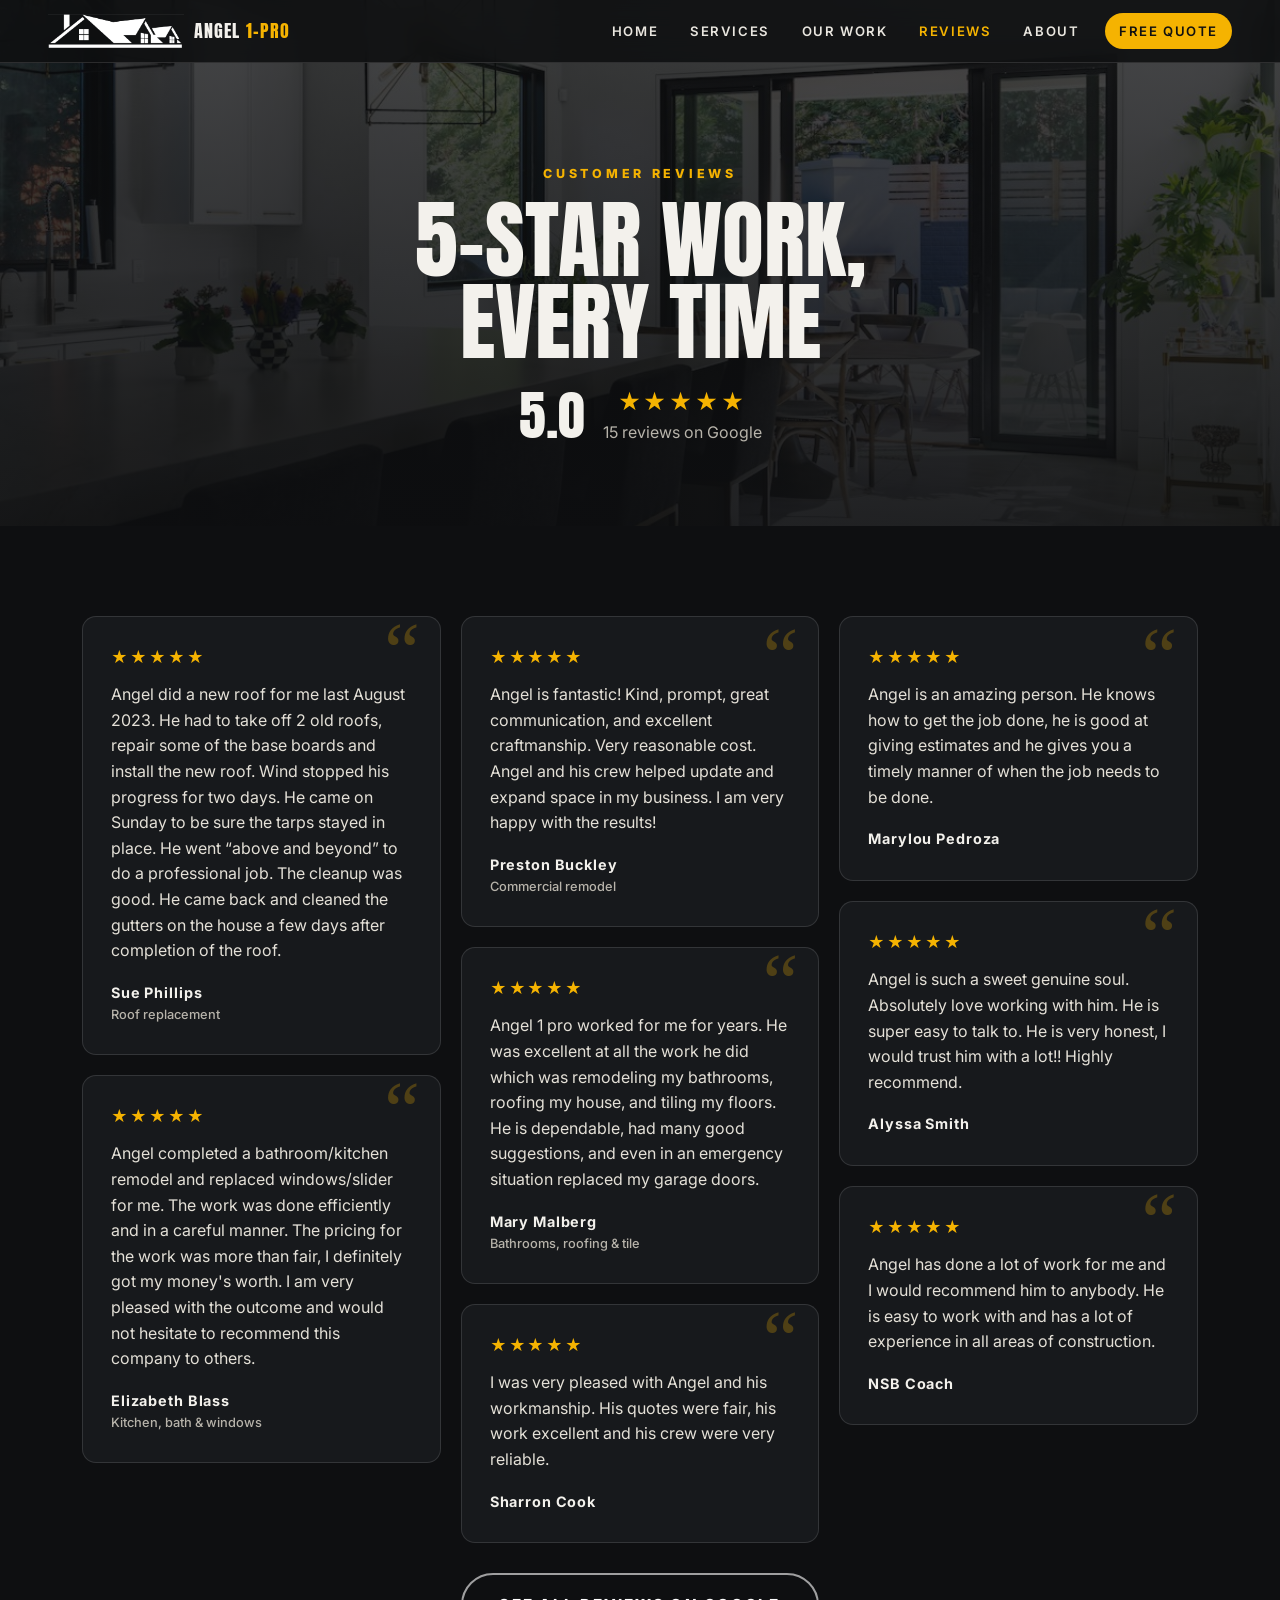
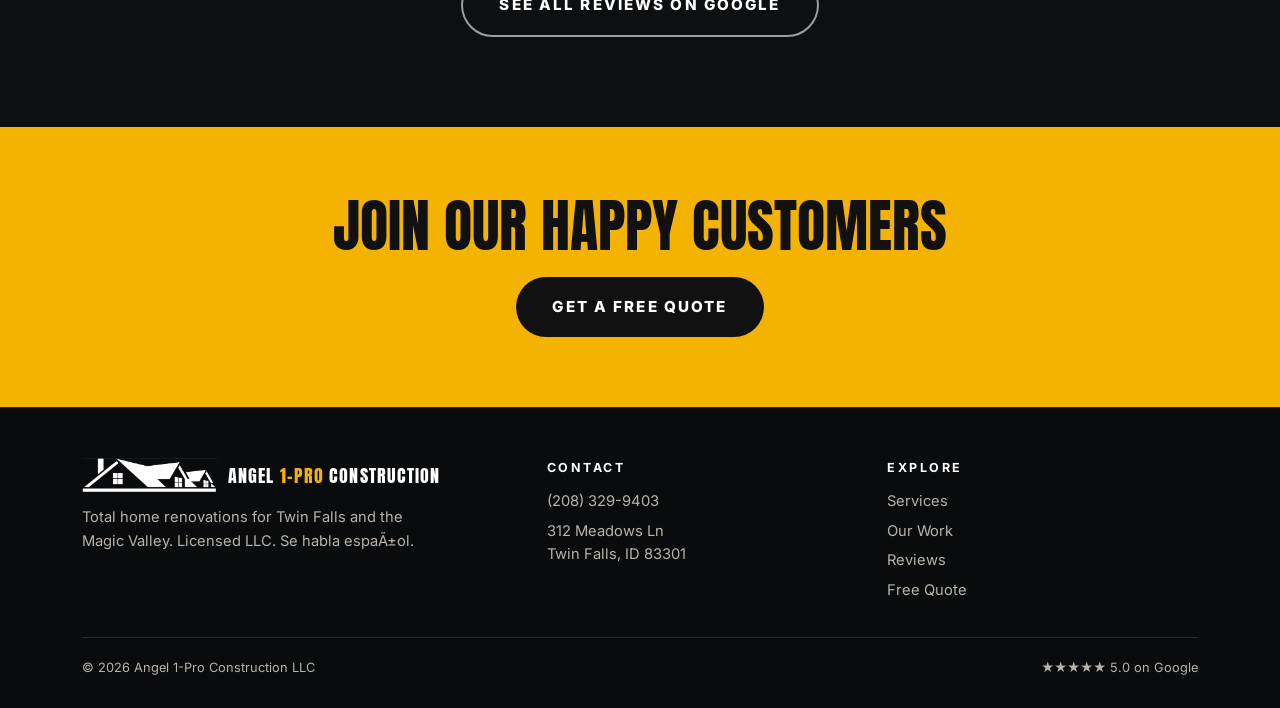
<file: reviews.html>
<!doctype html>
<html lang="en">
<head>
<meta charset="utf-8">
<meta name="viewport" content="width=device-width,initial-scale=1">
<title>Reviews | Angel 1-Pro Construction</title>
<meta name="description" content="5.0 stars on Google. Read what Twin Falls homeowners and businesses say about Angel 1-Pro Construction.">
<link rel="icon" href="images/logo-full.png">
<link rel="preconnect" href="https://fonts.googleapis.com"><link rel="preconnect" href="https://fonts.gstatic.com" crossorigin>
<link href="https://fonts.googleapis.com/css2?family=Anton&family=Inter:wght@400;500;600;700;800&display=swap" rel="stylesheet">
<link rel="stylesheet" href="styles.css?v=3">
</head>
<body>
<header class="nav solid">
  <a class="brand" href="index.html"><img src="images/house-white.png" alt=""><span>Angel <b>1-Pro</b></span></a>
  <button class="burger" aria-label="Menu" aria-expanded="false"><span></span></button>
  <ul class="links">
    <li><a href="index.html">Home</a></li>
    <li><a href="services.html">Services</a></li>
    <li><a href="work.html">Our Work</a></li>
    <li><a href="reviews.html">Reviews</a></li>
    <li><a href="about.html">About</a></li>
    <li><a class="cta" href="quote.html">Free Quote</a></li>
  </ul>
</header><section class="page-head" style="--bg:url('images/kitchen.jpg')">
  <span class="eyebrow">Customer Reviews</span>
  <h1>5-Star Work,<br>Every Time</h1>
  <div class="rating-hero"><span class="score">5.0</span><div><div class="stars">&#9733;&#9733;&#9733;&#9733;&#9733;</div><span style="color:var(--muted)">15 reviews on Google</span></div></div>
</section>

<section class="block">
  <div class="wrap">
    <div class="reviews">
      <blockquote class="review reveal"><div class="stars">&#9733;&#9733;&#9733;&#9733;&#9733;</div><p>Angel did a new roof for me last August 2023. He had to take off 2 old roofs, repair some of the base boards and install the new roof. Wind stopped his progress for two days. He came on Sunday to be sure the tarps stayed in place. He went &ldquo;above and beyond&rdquo; to do a professional job. The cleanup was good. He came back and cleaned the gutters on the house a few days after completion of the roof.</p><cite>Sue Phillips<span>Roof replacement</span></cite></blockquote>
      <blockquote class="review reveal"><div class="stars">&#9733;&#9733;&#9733;&#9733;&#9733;</div><p>Angel completed a bathroom/kitchen remodel and replaced windows/slider for me. The work was done efficiently and in a careful manner. The pricing for the work was more than fair, I definitely got my money's worth. I am very pleased with the outcome and would not hesitate to recommend this company to others.</p><cite>Elizabeth Blass<span>Kitchen, bath &amp; windows</span></cite></blockquote>
      <blockquote class="review reveal"><div class="stars">&#9733;&#9733;&#9733;&#9733;&#9733;</div><p>Angel is fantastic! Kind, prompt, great communication, and excellent craftmanship. Very reasonable cost. Angel and his crew helped update and expand space in my business. I am very happy with the results!</p><cite>Preston Buckley<span>Commercial remodel</span></cite></blockquote>
      <blockquote class="review reveal"><div class="stars">&#9733;&#9733;&#9733;&#9733;&#9733;</div><p>Angel 1 pro worked for me for years. He was excellent at all the work he did which was remodeling my bathrooms, roofing my house, and tiling my floors. He is dependable, had many good suggestions, and even in an emergency situation replaced my garage doors.</p><cite>Mary Malberg<span>Bathrooms, roofing &amp; tile</span></cite></blockquote>
      <blockquote class="review reveal"><div class="stars">&#9733;&#9733;&#9733;&#9733;&#9733;</div><p>I was very pleased with Angel and his workmanship. His quotes were fair, his work excellent and his crew were very reliable.</p><cite>Sharron Cook</cite></blockquote>
      <blockquote class="review reveal"><div class="stars">&#9733;&#9733;&#9733;&#9733;&#9733;</div><p>Angel is an amazing person. He knows how to get the job done, he is good at giving estimates and he gives you a timely manner of when the job needs to be done.</p><cite>Marylou Pedroza</cite></blockquote>
      <blockquote class="review reveal"><div class="stars">&#9733;&#9733;&#9733;&#9733;&#9733;</div><p>Angel is such a sweet genuine soul. Absolutely love working with him. He is super easy to talk to. He is very honest, I would trust him with a lot!! Highly recommend.</p><cite>Alyssa Smith</cite></blockquote>
      <blockquote class="review reveal"><div class="stars">&#9733;&#9733;&#9733;&#9733;&#9733;</div><p>Angel has done a lot of work for me and I would recommend him to anybody. He is easy to work with and has a lot of experience in all areas of construction.</p><cite>NSB Coach</cite></blockquote>
    </div>
    <p style="text-align:center;margin-top:30px"><a class="btn btn-ghost" href="https://www.google.com/maps?cid=16222561327616375361" target="_blank" rel="noopener">See all reviews on Google</a></p>
  </div>
</section>

<section class="band">
  <h2>Join our happy customers</h2>
  <div class="band-actions" style="margin-top:22px"><a class="btn" href="quote.html">Get a Free Quote</a></div>
</section>
<footer>
  <div class="wrap">
    <div class="foot">
      <div>
        <a class="brand" href="index.html"><img src="images/house-white.png" alt=""><span style="color:#fff">Angel <b>1-Pro</b> Construction</span></a>
        <p style="margin-top:14px;max-width:340px">Total home renovations for Twin Falls and the Magic Valley. Licensed LLC. Se habla espaÃ±ol.</p>
      </div>
      <div>
        <h4>Contact</h4>
        <ul>
          <li><a href="tel:+12083299403">(208) 329-9403</a></li>
          <li>312 Meadows Ln<br>Twin Falls, ID 83301</li>
        </ul>
      </div>
      <div>
        <h4>Explore</h4>
        <ul>
          <li><a href="services.html">Services</a></li>
          <li><a href="work.html">Our Work</a></li>
          <li><a href="reviews.html">Reviews</a></li>
          <li><a href="quote.html">Free Quote</a></li>
        </ul>
      </div>
    </div>
    <div class="copy"><span>&copy; <span id="yr"></span> Angel 1-Pro Construction LLC</span><span>&#9733;&#9733;&#9733;&#9733;&#9733; 5.0 on Google</span></div>
  </div>
</footer>
<script>document.getElementById('yr').textContent=new Date().getFullYear()</script>
<script src="site.js?v=3"></script>
</body>
</html>
</file>
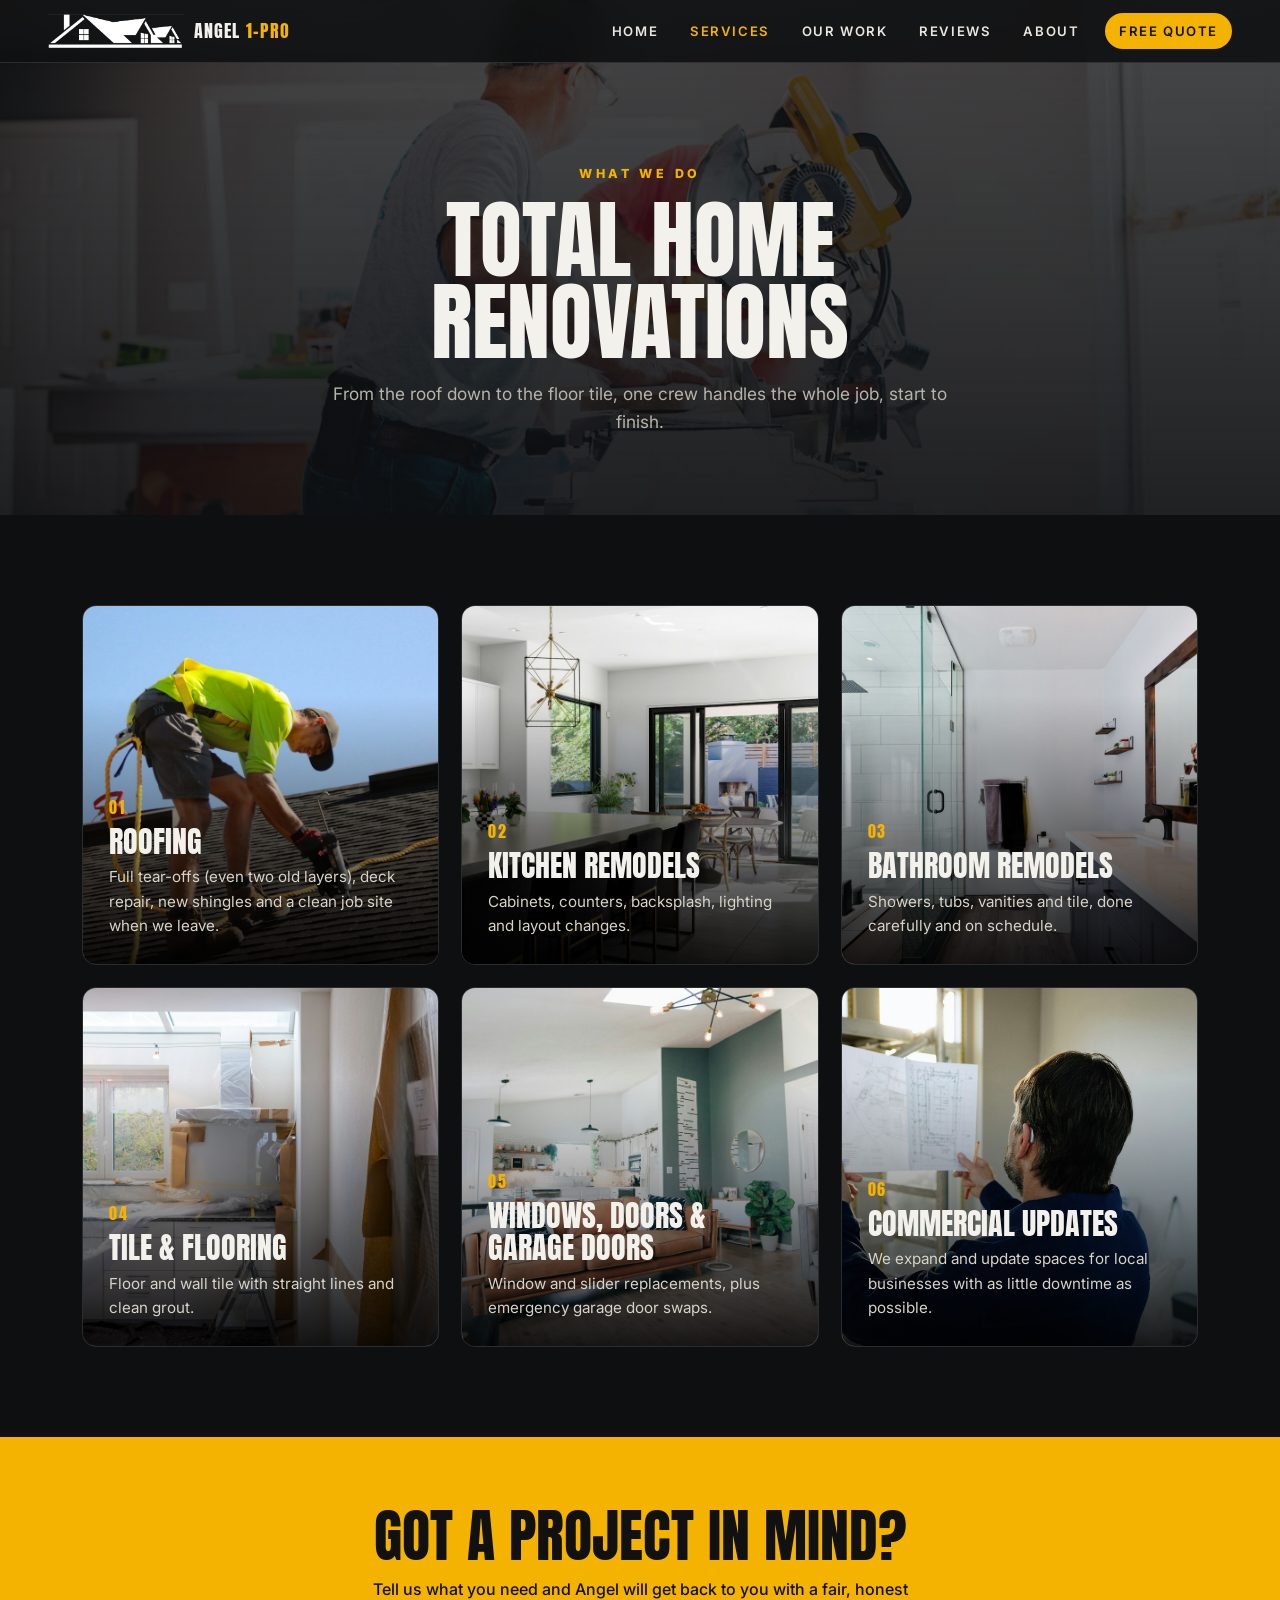
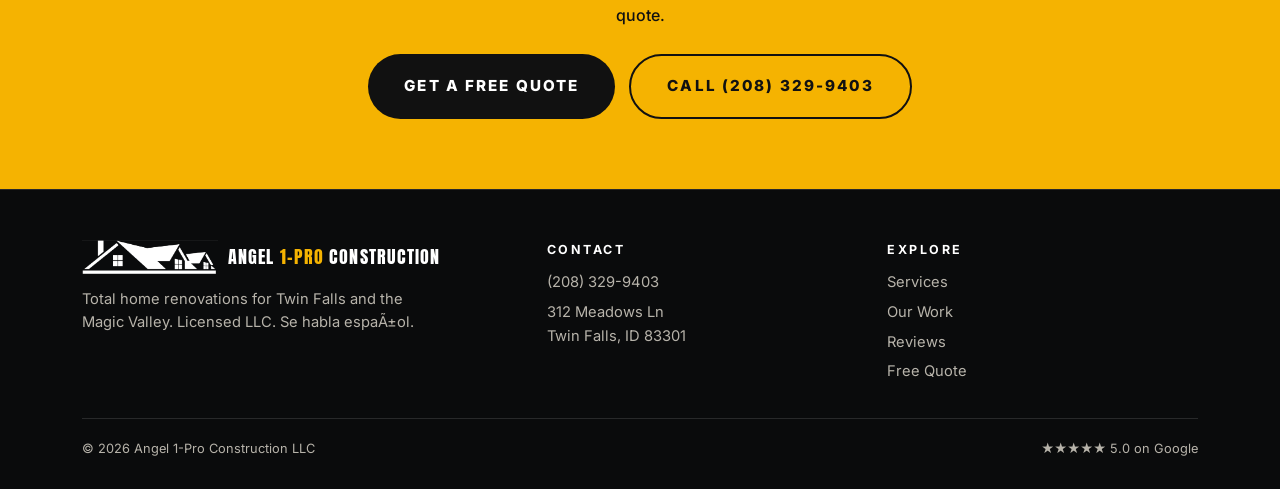
<file: services.html>
<!doctype html>
<html lang="en">
<head>
<meta charset="utf-8">
<meta name="viewport" content="width=device-width,initial-scale=1">
<title>Services | Angel 1-Pro Construction</title>
<meta name="description" content="Roofing, kitchen and bathroom remodels, tile, windows, garage doors and commercial renovations in Twin Falls, Idaho.">
<link rel="icon" href="images/logo-full.png">
<link rel="preconnect" href="https://fonts.googleapis.com"><link rel="preconnect" href="https://fonts.gstatic.com" crossorigin>
<link href="https://fonts.googleapis.com/css2?family=Anton&family=Inter:wght@400;500;600;700;800&display=swap" rel="stylesheet">
<link rel="stylesheet" href="styles.css?v=3">
</head>
<body>
<header class="nav solid">
  <a class="brand" href="index.html"><img src="images/house-white.png" alt=""><span>Angel <b>1-Pro</b></span></a>
  <button class="burger" aria-label="Menu" aria-expanded="false"><span></span></button>
  <ul class="links">
    <li><a href="index.html">Home</a></li>
    <li><a href="services.html">Services</a></li>
    <li><a href="work.html">Our Work</a></li>
    <li><a href="reviews.html">Reviews</a></li>
    <li><a href="about.html">About</a></li>
    <li><a class="cta" href="quote.html">Free Quote</a></li>
  </ul>
</header><section class="page-head" style="--bg:url('images/carpentry.jpg')">
  <span class="eyebrow">What We Do</span>
  <h1>Total Home<br>Renovations</h1>
  <p>From the roof down to the floor tile, one crew handles the whole job, start to finish.</p>
</section>

<section class="block">
  <div class="wrap">
    <div class="svc-grid">
      <article class="svc reveal"><img src="images/roofing.jpg" alt="Roofer installing shingles" loading="lazy"><div class="svc-body"><span class="svc-num">01</span><h3>Roofing</h3><p>Full tear-offs (even two old layers), deck repair, new shingles and a clean job site when we leave.</p></div></article>
      <article class="svc reveal"><img src="images/kitchen.jpg" alt="Remodeled kitchen with island" loading="lazy"><div class="svc-body"><span class="svc-num">02</span><h3>Kitchen Remodels</h3><p>Cabinets, counters, backsplash, lighting and layout changes.</p></div></article>
      <article class="svc reveal"><img src="images/bathroom.jpg" alt="Modern remodeled bathroom" loading="lazy"><div class="svc-body"><span class="svc-num">03</span><h3>Bathroom Remodels</h3><p>Showers, tubs, vanities and tile, done carefully and on schedule.</p></div></article>
      <article class="svc reveal"><img src="images/remodel.jpg" alt="Kitchen under renovation" loading="lazy"><div class="svc-body"><span class="svc-num">04</span><h3>Tile &amp; Flooring</h3><p>Floor and wall tile with straight lines and clean grout.</p></div></article>
      <article class="svc reveal"><img src="images/interior.jpg" alt="Bright living room with large windows" loading="lazy"><div class="svc-body"><span class="svc-num">05</span><h3>Windows, Doors &amp; Garage Doors</h3><p>Window and slider replacements, plus emergency garage door swaps.</p></div></article>
      <article class="svc reveal"><img src="images/crew.jpg" alt="Contractor reviewing blueprints" loading="lazy"><div class="svc-body"><span class="svc-num">06</span><h3>Commercial Updates</h3><p>We expand and update spaces for local businesses with as little downtime as possible.</p></div></article>
    </div>
  </div>
</section>

<section class="band">
  <h2>Got a project in mind?</h2>
  <p>Tell us what you need and Angel will get back to you with a fair, honest quote.</p>
  <div class="band-actions"><a class="btn" href="quote.html">Get a Free Quote</a><a class="btn btn-ghost" href="tel:+12083299403">Call (208) 329-9403</a></div>
</section>
<footer>
  <div class="wrap">
    <div class="foot">
      <div>
        <a class="brand" href="index.html"><img src="images/house-white.png" alt=""><span style="color:#fff">Angel <b>1-Pro</b> Construction</span></a>
        <p style="margin-top:14px;max-width:340px">Total home renovations for Twin Falls and the Magic Valley. Licensed LLC. Se habla espaÃ±ol.</p>
      </div>
      <div>
        <h4>Contact</h4>
        <ul>
          <li><a href="tel:+12083299403">(208) 329-9403</a></li>
          <li>312 Meadows Ln<br>Twin Falls, ID 83301</li>
        </ul>
      </div>
      <div>
        <h4>Explore</h4>
        <ul>
          <li><a href="services.html">Services</a></li>
          <li><a href="work.html">Our Work</a></li>
          <li><a href="reviews.html">Reviews</a></li>
          <li><a href="quote.html">Free Quote</a></li>
        </ul>
      </div>
    </div>
    <div class="copy"><span>&copy; <span id="yr"></span> Angel 1-Pro Construction LLC</span><span>&#9733;&#9733;&#9733;&#9733;&#9733; 5.0 on Google</span></div>
  </div>
</footer>
<script>document.getElementById('yr').textContent=new Date().getFullYear()</script>
<script src="site.js?v=3"></script>
</body>
</html>
</file>
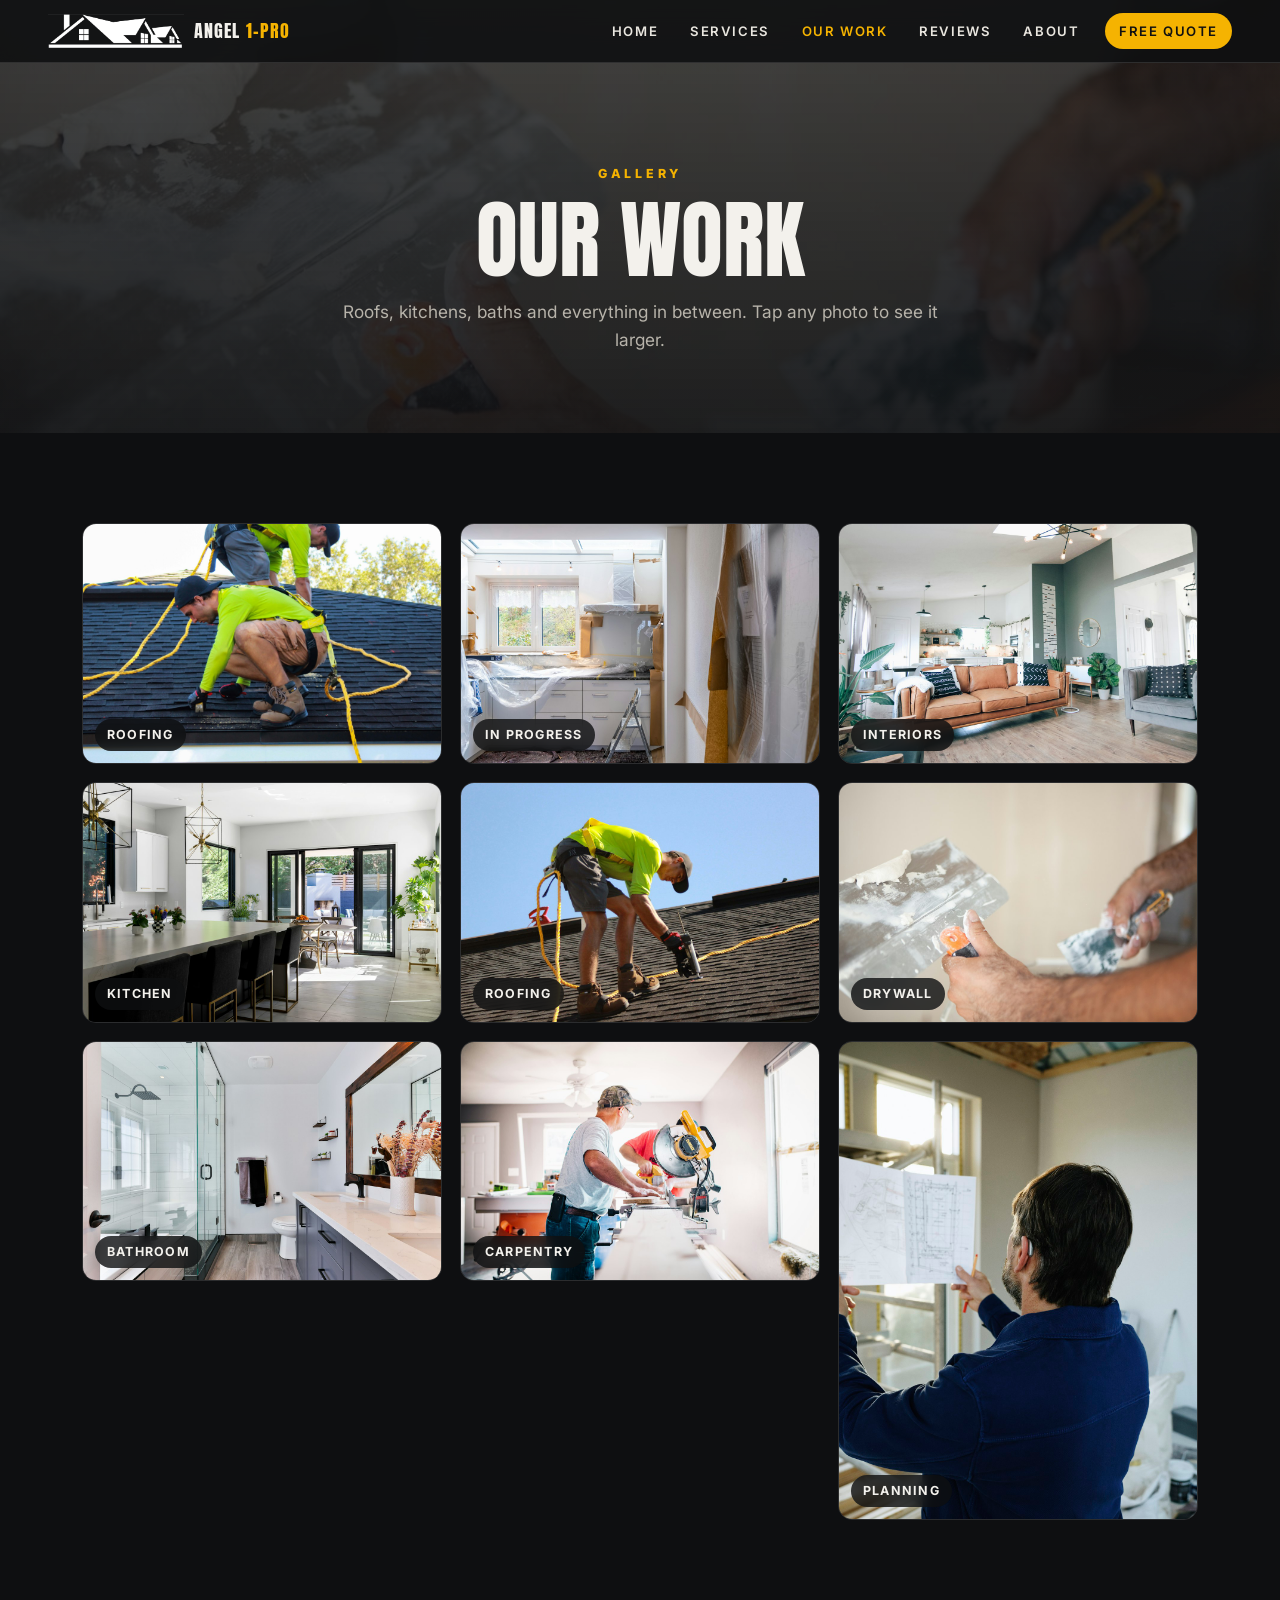
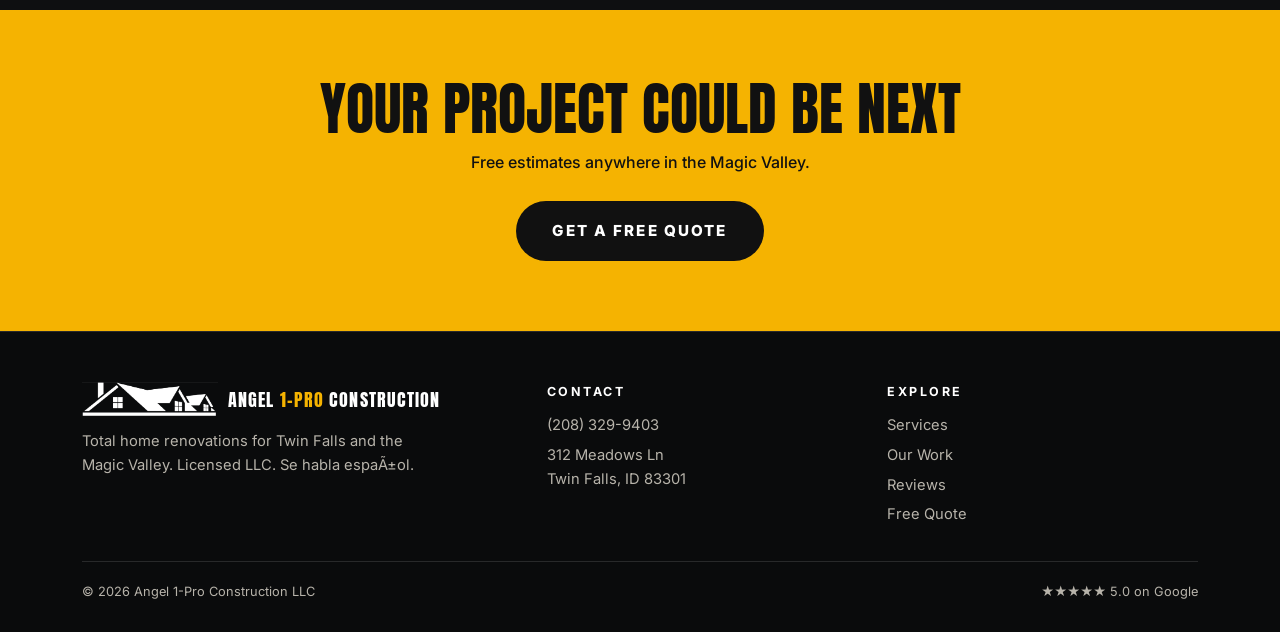
<file: work.html>
<!doctype html>
<html lang="en">
<head>
<meta charset="utf-8">
<meta name="viewport" content="width=device-width,initial-scale=1">
<title>Our Work | Angel 1-Pro Construction</title>
<meta name="description" content="Roofing, remodeling and renovation work by Angel 1-Pro Construction in Twin Falls, Idaho.">
<link rel="icon" href="images/logo-full.png">
<link rel="preconnect" href="https://fonts.googleapis.com"><link rel="preconnect" href="https://fonts.gstatic.com" crossorigin>
<link href="https://fonts.googleapis.com/css2?family=Anton&family=Inter:wght@400;500;600;700;800&display=swap" rel="stylesheet">
<link rel="stylesheet" href="styles.css?v=3">
</head>
<body>
<header class="nav solid">
  <a class="brand" href="index.html"><img src="images/house-white.png" alt=""><span>Angel <b>1-Pro</b></span></a>
  <button class="burger" aria-label="Menu" aria-expanded="false"><span></span></button>
  <ul class="links">
    <li><a href="index.html">Home</a></li>
    <li><a href="services.html">Services</a></li>
    <li><a href="work.html">Our Work</a></li>
    <li><a href="reviews.html">Reviews</a></li>
    <li><a href="about.html">About</a></li>
    <li><a class="cta" href="quote.html">Free Quote</a></li>
  </ul>
</header><section class="page-head" style="--bg:url('images/plaster.jpg')">
  <span class="eyebrow">Gallery</span>
  <h1>Our Work</h1>
  <p>Roofs, kitchens, baths and everything in between. Tap any photo to see it larger.</p>
</section>

<section class="block">
  <div class="wrap">
    <div class="gallery">
      <figure class="reveal"><img src="images/hero.jpg" alt="Roofing crew replacing shingles" loading="lazy"><figcaption>Roofing</figcaption></figure>
      <figure class="reveal"><img src="images/kitchen.jpg" alt="Finished kitchen remodel" loading="lazy"><figcaption>Kitchen</figcaption></figure>
      <figure class="reveal"><img src="images/bathroom.jpg" alt="Finished bathroom remodel" loading="lazy"><figcaption>Bathroom</figcaption></figure>
      <figure class="reveal"><img src="images/remodel.jpg" alt="Kitchen mid-renovation" loading="lazy"><figcaption>In Progress</figcaption></figure>
      <figure class="reveal"><img src="images/roofing.jpg" alt="Roof installation" loading="lazy"><figcaption>Roofing</figcaption></figure>
      <figure class="reveal"><img src="images/carpentry.jpg" alt="Carpentry with miter saw" loading="lazy"><figcaption>Carpentry</figcaption></figure>
      <figure class="reveal"><img src="images/interior.jpg" alt="Living room with new windows" loading="lazy"><figcaption>Interiors</figcaption></figure>
      <figure class="reveal"><img src="images/plaster.jpg" alt="Wall finishing" loading="lazy"><figcaption>Drywall</figcaption></figure>
      <figure class="reveal"><img src="images/crew.jpg" alt="Planning a project" loading="lazy"><figcaption>Planning</figcaption></figure>
    </div>
  </div>
</section>
<div class="lightbox" aria-hidden="true"><img alt=""></div>

<section class="band">
  <h2>Your project could be next</h2>
  <p>Free estimates anywhere in the Magic Valley.</p>
  <div class="band-actions"><a class="btn" href="quote.html">Get a Free Quote</a></div>
</section>
<footer>
  <div class="wrap">
    <div class="foot">
      <div>
        <a class="brand" href="index.html"><img src="images/house-white.png" alt=""><span style="color:#fff">Angel <b>1-Pro</b> Construction</span></a>
        <p style="margin-top:14px;max-width:340px">Total home renovations for Twin Falls and the Magic Valley. Licensed LLC. Se habla espaÃ±ol.</p>
      </div>
      <div>
        <h4>Contact</h4>
        <ul>
          <li><a href="tel:+12083299403">(208) 329-9403</a></li>
          <li>312 Meadows Ln<br>Twin Falls, ID 83301</li>
        </ul>
      </div>
      <div>
        <h4>Explore</h4>
        <ul>
          <li><a href="services.html">Services</a></li>
          <li><a href="work.html">Our Work</a></li>
          <li><a href="reviews.html">Reviews</a></li>
          <li><a href="quote.html">Free Quote</a></li>
        </ul>
      </div>
    </div>
    <div class="copy"><span>&copy; <span id="yr"></span> Angel 1-Pro Construction LLC</span><span>&#9733;&#9733;&#9733;&#9733;&#9733; 5.0 on Google</span></div>
  </div>
</footer>
<script>document.getElementById('yr').textContent=new Date().getFullYear()</script>
<script src="site.js?v=3"></script>
</body>
</html>
</file>
<file: styles.css>
:root{
  --ink:#0e0f11;
  --ink-2:#17191c;
  --ink-3:#22252a;
  --line:rgba(255,255,255,.12);
  --text:#f3f1ec;
  --muted:#b7b3aa;
  --gold:#f5b301;
  --gold-2:#ffcc33;
  --paper:#f6f3ec;
  --paper-ink:#1b1c1f;
  --radius:14px;
  --display:"Anton","Oswald",Impact,sans-serif;
  --body:"Inter",system-ui,-apple-system,Segoe UI,Roboto,sans-serif;
}
*{box-sizing:border-box;margin:0;padding:0}
html{scroll-behavior:smooth}
body{font-family:var(--body);background:var(--ink);color:var(--text);line-height:1.6;-webkit-font-smoothing:antialiased;overflow-x:hidden}
img{max-width:100%;display:block}
a{color:inherit;text-decoration:none}

/* ---------- NAV ---------- */
.nav{position:fixed;inset:0 0 auto 0;z-index:50;display:flex;align-items:center;justify-content:space-between;
  padding:14px clamp(16px,4vw,48px);transition:background .3s,backdrop-filter .3s,padding .3s}
.nav.solid,.nav.scrolled{background:rgba(14,15,17,.88);backdrop-filter:blur(12px);-webkit-backdrop-filter:blur(12px);border-bottom:1px solid var(--line)}
.brand{display:flex;align-items:center;gap:10px}
.brand img{height:34px;width:auto}
.brand span{font-family:var(--display);font-size:1.15rem;letter-spacing:.06em;text-transform:uppercase}
.brand span b{color:var(--gold);font-weight:400}
.links{display:flex;gap:4px;align-items:center;list-style:none}
.brand span,.links a{white-space:nowrap}
.links a{font-size:.82rem;font-weight:600;letter-spacing:.12em;text-transform:uppercase;padding:10px 14px;border-radius:999px;color:#e9e6df;transition:color .2s,background .2s}
.links a:hover{color:var(--gold)}
.links a.active{color:var(--gold)}
.links a.cta{background:var(--gold);color:#111;margin-left:8px}
.links a.cta:hover{background:var(--gold-2);color:#111}
.burger{display:none;background:none;border:0;color:#fff;cursor:pointer;width:44px;height:44px;position:relative}
.burger span,.burger span::before,.burger span::after{position:absolute;left:10px;right:10px;height:2px;background:#fff;content:"";transition:.3s}
.burger span{top:21px}.burger span::before{top:-7px;left:0;right:0}.burger span::after{top:7px;left:0;right:0}
.nav.open .burger span{background:transparent}
.nav.open .burger span::before{top:0;transform:rotate(45deg)}
.nav.open .burger span::after{top:0;transform:rotate(-45deg)}

@media (max-width:1060px){
  .burger{display:block}
  .links{position:fixed;inset:64px 0 auto 0;flex-direction:column;align-items:stretch;gap:0;background:rgba(14,15,17,.97);
    padding:8px 16px 20px;border-bottom:1px solid var(--line);transform:translateY(-12px);opacity:0;pointer-events:none;transition:.25s}
  .nav.open .links{transform:none;opacity:1;pointer-events:auto}
  .links a{display:block;padding:14px 8px;border-bottom:1px solid var(--line);border-radius:0}
  .links a.cta{margin:14px 0 0;text-align:center;border-radius:999px;border:0}
  .brand span{font-size:1rem}
}

/* ---------- HERO (home) ---------- */
.hero{position:relative;min-height:100vh;min-height:100svh;display:grid;place-items:center;text-align:center;overflow:hidden;isolation:isolate}
.hero-bg{position:absolute;inset:0;z-index:-2;background:url("images/hero.jpg") center 35%/cover no-repeat;transform:scale(1.08);animation:drift 22s ease-in-out infinite alternate}
.hero::before{content:"";position:absolute;inset:0;z-index:-1;
  background:
    radial-gradient(ellipse at center,rgba(10,10,12,.55) 0%,rgba(10,10,12,.82) 70%,rgba(10,10,12,.95) 100%),
    linear-gradient(180deg,rgba(10,10,12,.7) 0%,rgba(10,10,12,.35) 40%,rgba(10,10,12,.9) 100%)}
@keyframes drift{from{transform:scale(1.08) translate(0,0)}to{transform:scale(1.16) translate(-1.5%,-1%)}}
.hero-inner{padding:110px 16px 60px;max-width:1100px;width:100%}
.hero-mark{width:clamp(120px,22vw,220px);margin:0 auto 18px;opacity:0;animation:rise .9s .1s forwards;filter:drop-shadow(0 6px 20px rgba(0,0,0,.6))}
.hero h1{font-family:var(--display);font-weight:400;text-transform:uppercase;line-height:.92;letter-spacing:.01em;
  font-size:clamp(3.2rem,11.5vw,9.5rem);text-shadow:0 8px 40px rgba(0,0,0,.6);opacity:0;animation:rise .9s .25s forwards}
.hero h1 .gold{background:linear-gradient(180deg,var(--gold-2),var(--gold) 55%,#d48f00);-webkit-background-clip:text;background-clip:text;color:transparent}
.hero h1 small{display:block;font-size:.34em;letter-spacing:.42em;margin-top:.45em;color:#fff;padding-left:.42em}
.hero-actions{display:flex;flex-direction:column;align-items:center;gap:18px;margin-top:38px;opacity:0;animation:rise .9s .45s forwards}
@keyframes rise{from{opacity:0;transform:translateY(24px)}to{opacity:1;transform:none}}

.btn{display:inline-flex;align-items:center;justify-content:center;gap:10px;font-weight:800;letter-spacing:.14em;text-transform:uppercase;
  border-radius:999px;padding:18px 36px;font-size:.95rem;transition:transform .2s,box-shadow .2s,background .2s;cursor:pointer;border:0;font-family:var(--body)}
.btn-gold{background:var(--gold);color:#111;box-shadow:0 10px 30px rgba(245,179,1,.35)}
.btn-gold:hover{background:var(--gold-2);transform:translateY(-2px);box-shadow:0 16px 40px rgba(245,179,1,.45)}
.btn-ghost{border:2px solid rgba(255,255,255,.6);color:#fff;background:transparent}
.btn-ghost:hover{border-color:var(--gold);color:var(--gold)}
.btn-lg{font-size:1.05rem;padding:22px 48px}
.phone-big{font-family:var(--display);font-size:clamp(1.8rem,5vw,2.8rem);letter-spacing:.05em;display:inline-flex;align-items:center;gap:12px;color:#fff;transition:color .2s;cursor:pointer}
.phone-big span{text-decoration:underline;text-decoration-color:rgba(245,179,1,.7);text-decoration-thickness:3px;text-underline-offset:8px}
.phone-big:hover,.phone-big:focus-visible{color:var(--gold)}
.phone-big:hover span{text-decoration-color:var(--gold)}

/* home page sections below the hero */
.block.alt{background:var(--ink-2);border-top:1px solid var(--line);border-bottom:1px solid var(--line)}
.sec-head{text-align:center;max-width:720px;margin:0 auto 46px}
.sec-head p{color:var(--muted);margin-top:14px;font-size:1.05rem}
.sec-more{text-align:center;margin-top:34px}
#services,#work,#reviews,#about,#quote{scroll-margin-top:70px}
.phone-big svg{width:.8em;height:.8em;color:var(--gold)}

/* ---------- INNER PAGES ---------- */
.page-head{position:relative;padding:160px 16px 80px;text-align:center;isolation:isolate;overflow:hidden}
.page-head::before{content:"";position:absolute;inset:0;z-index:-1;background:linear-gradient(180deg,rgba(14,15,17,.75),rgba(14,15,17,.92)),var(--bg) center/cover}
.eyebrow{display:inline-block;font-size:.78rem;font-weight:800;letter-spacing:.3em;text-transform:uppercase;color:var(--gold);margin-bottom:14px}
.page-head h1{font-family:var(--display);font-weight:400;text-transform:uppercase;font-size:clamp(2.6rem,8vw,5.4rem);line-height:.95}
.page-head p{max-width:620px;margin:18px auto 0;color:var(--muted);font-size:1.08rem}

.wrap{max-width:1180px;margin:0 auto;padding:0 clamp(16px,4vw,32px)}
section.block{padding:90px 0}
.h2{font-family:var(--display);font-weight:400;text-transform:uppercase;font-size:clamp(2rem,5vw,3.2rem);line-height:1}

/* services */
.svc-grid{display:grid;grid-template-columns:repeat(auto-fill,minmax(300px,1fr));gap:22px}
.svc{position:relative;border-radius:var(--radius);overflow:hidden;min-height:360px;display:flex;align-items:flex-end;isolation:isolate;border:1px solid var(--line)}
.svc img{position:absolute;inset:0;width:100%;height:100%;object-fit:cover;z-index:-2;transition:transform .6s}
.svc::after{content:"";position:absolute;inset:0;z-index:-1;background:linear-gradient(180deg,rgba(0,0,0,0) 25%,rgba(0,0,0,.88) 100%)}
.svc:hover img{transform:scale(1.06)}
.svc-body{padding:26px}
.svc-num{font-family:var(--display);color:var(--gold);font-size:1rem;letter-spacing:.1em}
.svc h3{font-family:var(--display);font-weight:400;font-size:1.9rem;text-transform:uppercase;line-height:1.05;margin:4px 0 8px}
.svc p{color:#d6d2c8;font-size:.95rem}

.band{background:var(--gold);color:#111;text-align:center;padding:70px 16px}
.band h2{font-family:var(--display);font-weight:400;text-transform:uppercase;font-size:clamp(2rem,6vw,3.6rem);line-height:1}
.band p{margin:12px auto 26px;max-width:560px;font-weight:500}
.band .btn{background:#111;color:#fff}
.band .btn:hover{background:#000;transform:translateY(-2px)}
.band .btn-ghost{background:transparent;border-color:#111;color:#111}
.band-actions{display:flex;flex-wrap:wrap;gap:14px;justify-content:center}

/* gallery */
.gallery{columns:3 280px;column-gap:18px}
.gallery figure{break-inside:avoid;margin:0 0 18px;border-radius:var(--radius);overflow:hidden;position:relative;border:1px solid var(--line);cursor:zoom-in}
.gallery img{width:100%;transition:transform .5s}
.gallery figure:hover img{transform:scale(1.04)}
.gallery figcaption{position:absolute;left:12px;bottom:12px;background:rgba(14,15,17,.8);backdrop-filter:blur(6px);padding:6px 12px;border-radius:999px;font-size:.78rem;font-weight:700;letter-spacing:.1em;text-transform:uppercase}
.lightbox{position:fixed;inset:0;background:rgba(0,0,0,.92);display:none;place-items:center;z-index:100;padding:16px;cursor:zoom-out}
.lightbox.on{display:grid}
.lightbox img{max-height:90vh;border-radius:10px}

/* reviews */
.rating-hero{display:flex;align-items:center;justify-content:center;gap:18px;flex-wrap:wrap;margin-top:22px}
.stars{color:var(--gold);letter-spacing:.12em;font-size:1.4rem}
.score{font-family:var(--display);font-size:3.4rem;line-height:1}
.reviews{columns:3 300px;column-gap:20px}
.review{break-inside:avoid;background:var(--ink-2);border:1px solid var(--line);border-radius:var(--radius);padding:28px;margin:0 0 20px;position:relative}
.review::before{content:"\201C";font-family:Georgia,serif;position:absolute;top:-6px;right:20px;font-size:5rem;color:var(--gold);opacity:.25;line-height:1}
.review .stars{font-size:1rem}
.review p{margin:12px 0 16px;color:#e4e0d7}
.review cite{font-style:normal;font-weight:700;font-size:.9rem;letter-spacing:.06em}
.review cite span{display:block;color:var(--muted);font-weight:500;font-size:.8rem;letter-spacing:0}

/* about */
.split{display:grid;grid-template-columns:1.05fr 1fr;gap:clamp(28px,5vw,70px);align-items:center}
.split img{border-radius:var(--radius);border:1px solid var(--line);aspect-ratio:4/5;object-fit:cover;width:100%}
.split p{color:#d6d2c8;margin-top:16px}
.facts{display:grid;grid-template-columns:repeat(3,1fr);gap:14px;margin-top:30px}
.fact{background:var(--ink-2);border:1px solid var(--line);border-radius:12px;padding:18px;text-align:center}
.fact b{display:block;font-family:var(--display);font-weight:400;font-size:2rem;color:var(--gold);line-height:1.1}
.fact span{font-size:.8rem;color:var(--muted);letter-spacing:.06em;text-transform:uppercase}
.logo-card{background:#fff;border-radius:var(--radius);padding:28px;margin-top:30px}
@media (max-width:860px){.split{grid-template-columns:1fr}.split img{aspect-ratio:16/10}}

/* contact / quote */
.quote-grid{display:grid;grid-template-columns:1.3fr 1fr;gap:28px;align-items:start}
@media (max-width:900px){.quote-grid{grid-template-columns:1fr}}
.card{background:var(--ink-2);border:1px solid var(--line);border-radius:var(--radius);padding:clamp(22px,4vw,38px)}
form .row{display:grid;grid-template-columns:1fr 1fr;gap:14px}
@media (max-width:600px){form .row{grid-template-columns:1fr}}
label{display:block;font-size:.78rem;font-weight:700;letter-spacing:.14em;text-transform:uppercase;color:var(--muted);margin:16px 0 8px}
input,select,textarea{width:100%;background:var(--ink);border:1px solid var(--line);color:var(--text);border-radius:10px;padding:14px 16px;font:inherit;font-size:1rem;transition:border-color .2s}
input:focus,select:focus,textarea:focus{outline:none;border-color:var(--gold)}
textarea{min-height:130px;resize:vertical}
form .btn{width:100%;margin-top:24px}
.form-note{font-size:.82rem;color:var(--muted);margin-top:12px;text-align:center}
.info-list{list-style:none}
.info-list li{display:flex;gap:14px;padding:18px 0;border-bottom:1px solid var(--line)}
.info-list li:last-child{border-bottom:0}
.info-list svg{flex:0 0 22px;width:22px;height:22px;color:var(--gold);margin-top:3px}
.info-list b{display:block;font-size:.75rem;letter-spacing:.16em;text-transform:uppercase;color:var(--muted);font-weight:700}
.info-list a:hover{color:var(--gold)}
.map{margin-top:22px;border-radius:12px;overflow:hidden;border:1px solid var(--line);aspect-ratio:4/3}
.map iframe{width:100%;height:100%;border:0;filter:grayscale(.3) contrast(1.05)}

/* footer */
footer{border-top:1px solid var(--line);background:#0a0b0c;padding:50px 0 30px;color:var(--muted);font-size:.92rem}
.foot{display:grid;grid-template-columns:1.4fr 1fr 1fr;gap:30px}
@media (max-width:760px){.foot{grid-template-columns:1fr}}
.foot h4{color:#fff;font-size:.78rem;letter-spacing:.2em;text-transform:uppercase;margin-bottom:12px}
.foot a:hover{color:var(--gold)}
.foot ul{list-style:none;display:grid;gap:6px}
.copy{margin-top:34px;padding-top:20px;border-top:1px solid var(--line);font-size:.8rem;display:flex;flex-wrap:wrap;justify-content:space-between;gap:10px}

/* reveal on scroll */
.reveal{opacity:0;transform:translateY(26px);transition:opacity .8s,transform .8s}
.reveal.in{opacity:1;transform:none}
@media (prefers-reduced-motion:reduce){*{animation:none!important;transition:none!important}.reveal,.hero-mark,.hero h1,.hero-actions{opacity:1!important;transform:none!important}}
</file>
